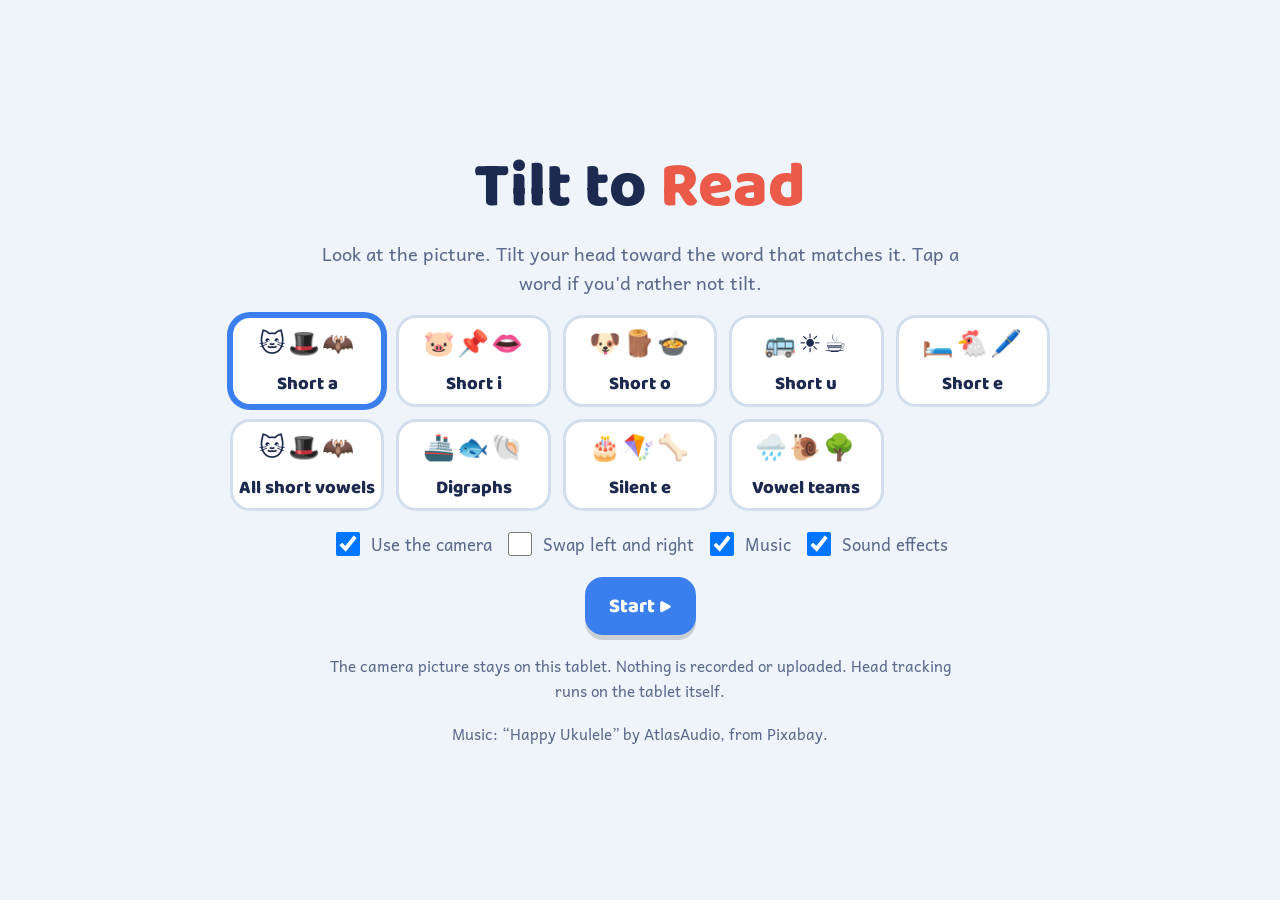
<file: index.html>
<!doctype html>
<html lang="en">
<head>
<meta charset="utf-8">
<meta name="viewport" content="width=device-width,initial-scale=1,viewport-fit=cover">
<title>Tilt to Read</title>
<link rel="preconnect" href="https://fonts.googleapis.com">
<link rel="preconnect" href="https://fonts.gstatic.com" crossorigin>
<link rel="stylesheet" href="https://fonts.googleapis.com/css2?family=Andika:wght@400;700&family=Baloo+2:wght@600;800&display=swap">
<style>
/* Layout: picture on top, the child's mirrored camera in the middle, one word on each side; tilt your head toward the word that matches */
:root{
  --paper:#EEF4FA; --card:#FFFFFF; --ink:#1B2A4E; --muted:#5B6A8C; --line:#D3DEEC; --soft:#E2EBF6;
  --left:#3B7FEE; --right:#EB5A48; --good:#1E9A60; --bad:#E0483A; --sun:#FFBE2E; --on:#FFFFFF;
  --display:"Baloo 2","Trebuchet MS",system-ui,sans-serif; --read:"Andika","Comic Sans MS",system-ui,sans-serif;
}
@media (prefers-color-scheme: dark){:root{--paper:#111A2E;--card:#1B2643;--ink:#EDF2FB;--muted:#9EABC9;--line:#2C3A5E;--soft:#223052;--left:#6A9FFF;--right:#FF7A6A;--good:#3CC184;--bad:#FF6B5C;--on:#0E1528;color-scheme:dark}}
*{box-sizing:border-box}
html,body{height:100%;margin:0}
body{background:var(--paper);color:var(--ink);font-family:var(--read);overflow:hidden;-webkit-user-select:none;user-select:none;-webkit-tap-highlight-color:transparent;touch-action:manipulation}
button{font:inherit;color:inherit;cursor:pointer}
.screen{height:100%;display:flex;flex-direction:column;padding:max(12px,env(safe-area-inset-top)) max(16px,env(safe-area-inset-right)) max(12px,env(safe-area-inset-bottom)) max(16px,env(safe-area-inset-left))}
[hidden]{display:none!important}
h1{font-family:var(--display);font-weight:800;margin:0;line-height:1.05}
.btn{min-height:58px;border:0;border-radius:18px;padding:0 24px;font-family:var(--display);font-weight:800;font-size:1.25rem;background:var(--left);color:var(--on);box-shadow:0 5px 0 rgba(0,0,0,.15)}
.btn:active{transform:translateY(4px);box-shadow:none}
.btn.ghost{background:var(--card);color:var(--ink);border:2px solid var(--line)}

/* start screen */
#start{align-items:center;justify-content:center;gap:18px;text-align:center;overflow:auto}
#start h1{font-size:clamp(2.6rem,7vw,4rem)}
#start h1 span{color:var(--right)}
.how{max-width:640px;color:var(--muted);font-size:1.15rem;margin:0}
.sets{display:grid;grid-template-columns:repeat(auto-fill,minmax(150px,1fr));gap:12px;width:min(100%,820px)}
.set{min-height:92px;border-radius:20px;border:3px solid var(--line);background:var(--card);display:flex;flex-direction:column;align-items:center;justify-content:center;gap:4px;font-family:var(--display);font-weight:800;font-size:1.15rem}
.set span{font-size:1.6rem;letter-spacing:2px}
.set[aria-pressed="true"]{border-color:var(--left);box-shadow:0 0 0 3px var(--left)}
.opts{display:flex;gap:12px;align-items:center;flex-wrap:wrap;justify-content:center;color:var(--muted)}
.opts label{display:flex;gap:8px;align-items:center;font-size:1.05rem}
.opts input{width:24px;height:24px}
.privacy{font-size:.95rem;color:var(--muted);max-width:640px;margin:0}
#err{color:var(--bad);font-weight:700;max-width:640px;margin:0}

/* game */
#game{gap:10px}
.top{display:flex;align-items:center;gap:12px}
.top .grow{flex:1;min-width:0}
.score{font-family:var(--display);font-weight:800;font-size:1.3rem;font-variant-numeric:tabular-nums}
.dots{display:flex;gap:6px;flex-wrap:wrap}
.dots i{width:14px;height:14px;border-radius:50%;background:var(--soft);border:2px solid var(--line)}
.dots i.ok{background:var(--good);border-color:var(--good)}
.dots i.no{background:var(--bad);border-color:var(--bad)}
.iconbtn{width:52px;height:52px;border-radius:16px;border:2px solid var(--line);background:var(--card);font-size:1.4rem;flex:none}
.pic{align-self:center;font-size:clamp(4.5rem,13vh,8rem);line-height:1;background:var(--card);border:3px solid var(--line);border-radius:28px;padding:10px 30px}
.arena{flex:1;min-height:0;display:grid;grid-template-columns:minmax(0,1fr) minmax(0,1.4fr) minmax(0,1fr);gap:clamp(10px,2vw,22px);align-items:center}
.word{height:min(100%,320px);min-height:120px;border-radius:28px;border:5px solid;background:var(--card);display:flex;flex-direction:column;align-items:center;justify-content:center;gap:6px;
  font-family:var(--read);font-weight:700;font-size:clamp(2.6rem,7vw,5rem);line-height:1;transition:transform .15s,background .15s}
.word small{font-family:var(--display);font-size:1rem;font-weight:600;color:var(--muted)}
.word.l{border-color:var(--left)} .word.r{border-color:var(--right)}
.word.lean{transform:scale(1.07)}
.word.l.lean{background:color-mix(in srgb,var(--left) 18%,var(--card))} .word.r.lean{background:color-mix(in srgb,var(--right) 18%,var(--card))}
.word.right{background:color-mix(in srgb,var(--good) 25%,var(--card));border-color:var(--good);animation:pop .5s}
.word.wrong{animation:shake .45s;border-color:var(--bad)}
@keyframes pop{40%{transform:scale(1.12)}}
@keyframes shake{20%,60%{transform:translateX(-12px)}40%,80%{transform:translateX(12px)}}
.cam{position:relative;height:100%;max-height:min(100%,420px);aspect-ratio:3/4;max-width:100%;justify-self:center;border-radius:28px;overflow:hidden;background:#000;border:5px solid var(--line)}
.cam video{width:100%;height:100%;object-fit:cover;transform:scaleX(-1);display:block}
.cam .nocam{position:absolute;inset:0;display:grid;place-items:center;text-align:center;padding:16px;color:#E9EDF5;font-family:var(--display);font-size:1.1rem}
.meter{position:absolute;left:50%;bottom:12px;transform:translateX(-50%);width:80%;height:16px;border-radius:8px;background:rgba(255,255,255,.35)}
.meter b{position:absolute;top:-6px;width:28px;height:28px;border-radius:50%;background:#FFFFFF;box-shadow:0 2px 6px rgba(0,0,0,.4);left:calc(50% - 14px);transition:left .08s}
.meter i{position:absolute;top:0;bottom:0;width:3px;background:rgba(255,255,255,.8)}
.hint{text-align:center;color:var(--muted);font-family:var(--display);font-size:1.1rem;min-height:1.6em}
#done{align-items:center;justify-content:center;gap:16px;text-align:center}
#done .big{font-size:4rem}
@media (orientation:portrait){.arena{grid-template-columns:minmax(0,1fr) minmax(0,1.2fr) minmax(0,1fr)}.word{font-size:clamp(2.2rem,8vw,4rem)}}
@media (prefers-reduced-motion:reduce){*{animation:none!important;transition:none!important}}
</style>
</head>
<body>

<section class="screen" id="start">
  <h1>Tilt to <span>Read</span></h1>
  <p class="how">Look at the picture. Tilt your head toward the word that matches it. Tap a word if you'd rather not tilt.</p>
  <div class="sets" id="sets"></div>
  <div class="opts">
    <label><input type="checkbox" id="useCam" checked> Use the camera</label>
    <label><input type="checkbox" id="swap"> Swap left and right</label>
    <label><input type="checkbox" id="music" checked> Music</label>
    <label><input type="checkbox" id="sfx" checked> Sound effects</label>
  </div>
  <button class="btn" id="go">Start ▶</button>
  <p id="err" hidden></p>
  <p class="privacy">The camera picture stays on this tablet. Nothing is recorded or uploaded. Head tracking runs on the tablet itself.</p>
  <p class="privacy">Music: “Happy Ukulele” by AtlasAudio, from Pixabay.</p>
</section>
<audio id="bgm" src="music.mp3" loop preload="auto"></audio>

<section class="screen" id="game" hidden>
  <div class="top">
    <button class="iconbtn" id="quit" aria-label="Back to start">✕</button>
    <div class="grow"><div class="dots" id="dots"></div></div>
    <button class="iconbtn" id="muteM" aria-label="Music on or off">🎵</button>
    <button class="iconbtn" id="muteS" aria-label="Sound effects on or off">🔊</button>
    <div class="score" id="score">0 / 10</div>
  </div>
  <div class="pic" id="pic" aria-live="polite"></div>
  <div class="arena">
    <button class="word l" id="wl"><span></span><small>← tilt this way</small></button>
    <div class="cam" id="cam">
      <video id="video" playsinline muted autoplay></video>
      <div class="nocam" id="nocam" hidden>Camera is off.<br>Tap a word instead.</div>
      <div class="meter" id="meter" aria-hidden="true"><i style="left:22%"></i><i style="right:22%"></i><b></b></div>
    </div>
    <button class="word r" id="wr"><span></span><small>tilt this way →</small></button>
  </div>
  <div class="hint" id="hint">Get ready…</div>
</section>

<section class="screen" id="done" hidden>
  <div class="big" id="doneStars"></div>
  <h1 id="doneTitle"></h1>
  <div class="opts"><button class="btn ghost" id="again">Play again</button><button class="btn" id="home">Choose words</button></div>
</section>

<script type="module">
/* ── picture words (same lists as Sound Trail) ── */
const SETS=[
  ['Short a','cat🐱 hat🎩 bat🦇 map🗺️ pan🍳 van🚐 can🥫 rat🐀 bag👜 cap🧢'],
  ['Short i','pig🐷 pin📌 lip👄 bin🗑️ kid🧒 dig⛏️ fin🦈 zip🤐'],
  ['Short o','dog🐶 log🪵 pot🍲 fox🦊 box📦 hot🔥 mop🧹'],
  ['Short u','bus🚌 sun☀️ cup☕ bug🐛 nut🥜 tub🛁 hug🤗'],
  ['Short e','bed🛏️ hen🐔 pen🖊️ net🥅 web🕸️ jet✈️ ten🔟 leg🦵'],
  ['All short vowels',null],
  ['Digraphs','ship🚢 fish🐟 shell🐚 chick🐤 chip🍟 duck🦆 sock🧦 bath🛁 ring💍 king🤴'],
  ['Silent e','cake🎂 kite🪁 bone🦴 rose🌹 cube🧊 bike🚲 snake🐍 home🏠'],
  ['Vowel teams','rain🌧️ snail🐌 tree🌳 bee🐝 boat⛵ goat🐐 moon🌙 coin🪙 cow🐄 saw🪚'],
].map(([name,list])=>({name,words:list?list.split(' ').map(s=>{const m=s.match(/^([a-z]+)(.+)$/);return {w:m[1],e:m[2]}}):null}));
SETS[5].words=SETS.slice(0,5).flatMap(s=>s.words);

const $=id=>document.getElementById(id);
const shuffle=a=>{a=[...a];for(let i=a.length-1;i>0;i--){const j=Math.random()*(i+1)|0;[a[i],a[j]]=[a[j],a[i]]}return a};
let setIdx=0;try{setIdx=+localStorage.getItem('tilt.set')||0}catch(e){}
let swap=false;try{swap=localStorage.getItem('tilt.swap')==='1'}catch(e){}
$('swap').checked=swap;

/* ── start screen ── */
function drawSets(){$('sets').innerHTML='';SETS.forEach((s,i)=>{const b=document.createElement('button');b.className='set';b.setAttribute('aria-pressed',String(i===setIdx));
  b.innerHTML=`<span>${s.words.slice(0,3).map(w=>w.e).join('')}</span>${s.name}`;b.onclick=()=>{setIdx=i;try{localStorage.setItem('tilt.set',i)}catch(e){}drawSets()};$('sets').append(b)})}
drawSets();
$('swap').onchange=e=>{swap=e.target.checked;try{localStorage.setItem('tilt.swap',swap?'1':'0')}catch(e){}};

/* ── sound effects (made in code) + background music ── */
const pref=k=>{try{return localStorage.getItem('tilt.'+k)!=='0'}catch(e){return true}};
const setPref=(k,v)=>{try{localStorage.setItem('tilt.'+k,v?'1':'0')}catch(e){}};
let sfxOn=pref('sfx'),musicOn=pref('music');
$('sfx').checked=sfxOn;$('music').checked=musicOn;
let actx=null;const ac=()=>{actx=actx||new(window.AudioContext||window.webkitAudioContext)();if(actx.state==='suspended')actx.resume();return actx};
function tone(fs,dur=.1,type='sine',gain=.14){if(!sfxOn)return;try{const a=ac();const t0=a.currentTime;
  fs.forEach((f,i)=>{const o=a.createOscillator(),g=a.createGain();o.type=type;o.frequency.value=f;const st=t0+i*dur;g.gain.setValueAtTime(0,st);
    g.gain.linearRampToValueAtTime(gain,st+.02);g.gain.exponentialRampToValueAtTime(.001,st+dur*2);o.connect(g).connect(a.destination);o.start(st);o.stop(st+dur*2.2)})}catch(e){}}
const yay=()=>tone([660,880,1320],.09), nope=()=>tone([230,180],.13,'triangle',.1);
const pop=()=>tone([520,780],.05,'sine',.1);                 /* new picture */
const tick=()=>tone([1200],.03,'square',.04);                /* a word starts to lean */
const fanfare=()=>tone([523,659,784,1047,784,1047,1319],.12,'triangle',.13);
/* rising tone while a tilt is held: the hold "charges up" */
let charge=null;
function chargeStart(){if(!sfxOn||charge)return;try{const a=ac(),o=a.createOscillator(),g=a.createGain();o.type='sine';
  o.frequency.setValueAtTime(330,a.currentTime);o.frequency.linearRampToValueAtTime(880,a.currentTime+HOLD/1000);
  g.gain.setValueAtTime(0,a.currentTime);g.gain.linearRampToValueAtTime(.06,a.currentTime+.05);o.connect(g).connect(a.destination);o.start();charge={o,g}}catch(e){}}
function chargeStop(){if(!charge)return;try{const a=ac();charge.g.gain.cancelScheduledValues(a.currentTime);charge.g.gain.setTargetAtTime(0,a.currentTime,.02);charge.o.stop(a.currentTime+.1)}catch(e){}charge=null}
/* whoosh: filtered noise sweep when a word is chosen */
function whoosh(){if(!sfxOn)return;try{const a=ac(),n=a.sampleRate*.35,buf=a.createBuffer(1,n,a.sampleRate),d=buf.getChannelData(0);for(let i=0;i<n;i++)d[i]=(Math.random()*2-1)*(1-i/n);
  const s=a.createBufferSource(),f=a.createBiquadFilter(),g=a.createGain();s.buffer=buf;f.type='bandpass';f.Q.value=1.2;
  f.frequency.setValueAtTime(400,a.currentTime);f.frequency.exponentialRampToValueAtTime(3000,a.currentTime+.3);g.gain.value=.25;s.connect(f).connect(g).connect(a.destination);s.start()}catch(e){}}
const bgm=$('bgm');bgm.volume=.22;
function musicPlay(){if(musicOn){bgm.volume=.22;bgm.play().catch(()=>{})}}
function musicStop(){bgm.pause()}
function duck(){if(!musicOn)return;bgm.volume=.08;setTimeout(()=>bgm.volume=.22,900)}
function drawMutes(){$('muteM').textContent=musicOn?'🎵':'🚫';$('muteS').textContent=sfxOn?'🔊':'🔇';
  $('muteM').setAttribute('aria-pressed',String(musicOn));$('muteS').setAttribute('aria-pressed',String(sfxOn))}
$('music').onchange=e=>{musicOn=e.target.checked;setPref('music',musicOn)};
$('sfx').onchange=e=>{sfxOn=e.target.checked;setPref('sfx',sfxOn)};
$('muteM').onclick=()=>{musicOn=!musicOn;setPref('music',musicOn);$('music').checked=musicOn;musicOn?musicPlay():musicStop();drawMutes()};
$('muteS').onclick=()=>{sfxOn=!sfxOn;setPref('sfx',sfxOn);$('sfx').checked=sfxOn;if(!sfxOn)chargeStop();drawMutes()};

/* ── camera + head tilt ── */
let stream=null,landmarker=null,camOn=false,raf=0,lastVideoTime=-1;
async function startCamera(){
  stream=await navigator.mediaDevices.getUserMedia({video:{facingMode:'user',width:{ideal:640},height:{ideal:480}},audio:false});
  const v=$('video');v.srcObject=stream;await v.play();
  const {FaceLandmarker,FilesetResolver}=await import('https://cdn.jsdelivr.net/npm/@mediapipe/tasks-vision@0.10.14/vision_bundle.mjs');
  const files=await FilesetResolver.forVisionTasks('https://cdn.jsdelivr.net/npm/@mediapipe/tasks-vision@0.10.14/wasm');
  const opts=d=>({baseOptions:{modelAssetPath:'https://storage.googleapis.com/mediapipe-models/face_landmarker/face_landmarker/float16/1/face_landmarker.task',delegate:d},runningMode:'VIDEO',numFaces:1});
  try{landmarker=await FaceLandmarker.createFromOptions(files,opts('GPU'))}catch(e){landmarker=await FaceLandmarker.createFromOptions(files,opts('CPU'))}
  camOn=true;loop()}
function stopCamera(){cancelAnimationFrame(raf);camOn=false;if(stream)stream.getTracks().forEach(t=>t.stop());stream=null}
/* roll angle from the outer eye corners; positive = head leans toward the child's left on the mirrored screen */
let roll=0,smooth=0;
function loop(){const v=$('video');
  if(landmarker&&v.readyState>=2&&v.currentTime!==lastVideoTime){lastVideoTime=v.currentTime;
    const r=landmarker.detectForVideo(v,performance.now());const lm=r.faceLandmarks&&r.faceLandmarks[0];
    if(lm){const a=lm[33],b=lm[263];roll=Math.atan2(b.y-a.y,b.x-a.x)*180/Math.PI;smooth=smooth*.6+roll*.4;face=true}else face=false;
    onTilt()}
  raf=requestAnimationFrame(loop)}

/* tilt state: lean past 14° and hold ~0.45s to choose; come back near level before the next choice */
const T_ON=14,T_OFF=6,HOLD=450;let face=false,leanSide=null,leanStart=0,needCenter=false;
function onTilt(){const side=swap?-smooth:smooth;
  const pos=Math.max(-1,Math.min(1,-side/30));$('meter').querySelector('b').style.left=`calc(${50+pos*45}% - 14px)`;
  if(!face){setLean(null);chargeStop();$('hint').textContent=locked?'':'Show your face to the camera';return}
  if(locked)return;
  if(needCenter){if(Math.abs(side)<T_OFF)needCenter=false;else{$('hint').textContent='Straighten up';return}}
  const want=side>T_ON?'l':side<-T_ON?'r':null;
  if(want!==leanSide){leanSide=want;leanStart=performance.now();chargeStop();if(want){tick();chargeStart()}}
  setLean(want);
  if(want){$('hint').textContent='Hold it…';if(performance.now()-leanStart>HOLD){chargeStop();needCenter=true;choose(want)}}
  else $('hint').textContent='Tilt your head toward the matching word'}
function setLean(s){$('wl').classList.toggle('lean',s==='l');$('wr').classList.toggle('lean',s==='r')}

/* ── game ── */
let rounds=[],ri=0,score=0,locked=false,answer='l',results=[];
function newGame(){const words=SETS[setIdx].words;
  rounds=shuffle(words).concat(shuffle(words)).slice(0,10).map(t=>{const others=words.filter(x=>x.w!==t.w);const d=others[Math.random()*others.length|0];return {t,d,side:Math.random()<.5?'l':'r'}});
  ri=0;score=0;results=[];drawRound()}
function drawRound(){const R=rounds[ri];locked=false;answer=R.side;
  $('pic').textContent=R.t.e;
  $('wl').querySelector('span').textContent=R.side==='l'?R.t.w:R.d.w;$('wr').querySelector('span').textContent=R.side==='r'?R.t.w:R.d.w;
  ['wl','wr'].forEach(id=>$(id).classList.remove('right','wrong','lean'));
  $('dots').innerHTML=rounds.map((_,i)=>`<i class="${results[i]===true?'ok':results[i]===false?'no':''}"></i>`).join('');
  $('score').textContent=`${score} / ${rounds.length}`;
  $('hint').textContent=camOn?'Tilt your head toward the matching word':'Tap the matching word';pop()}
function choose(side){if(locked)return;locked=true;const el=$(side==='l'?'wl':'wr');chargeStop();whoosh();duck();
  if(side===answer){el.classList.add('right');yay();score++;results[ri]=true;$('hint').textContent='Yes!'}
  else{el.classList.add('wrong');$(answer==='l'?'wl':'wr').classList.add('right');nope();results[ri]=false;$('hint').textContent='This one matches'}
  $('score').textContent=`${score} / ${rounds.length}`;
  setTimeout(()=>{ri++;if(ri<rounds.length)drawRound();else finish()},side===answer?1100:1800)}
$('wl').onclick=()=>choose('l');$('wr').onclick=()=>choose('r');
function finish(){const stars=score>=9?3:score>=6?2:1;$('doneStars').textContent='⭐'.repeat(stars);
  $('doneTitle').textContent=`You matched ${score} of ${rounds.length}!`;show('done');fanfare()}
function show(id){['start','game','done'].forEach(s=>$(s).hidden=s!==id)}

$('go').onclick=async()=>{$('err').hidden=true;ac();drawMutes();musicPlay();show('game');newGame();
  const want=$('useCam').checked;$('nocam').hidden=want;$('meter').hidden=!want;
  if(want&&!camOn){$('hint').textContent='Starting the camera…';
    try{await startCamera();drawRound()}
    catch(e){stopCamera();$('nocam').hidden=false;$('meter').hidden=true;
      $('hint').textContent=e&&e.name==='NotAllowedError'?'Camera blocked. Tap a word instead.':'Camera unavailable. Tap a word instead.'}}};
$('quit').onclick=()=>{chargeStop();stopCamera();musicStop();show('start')};
$('again').onclick=()=>{musicPlay();show('game');newGame()};
$('home').onclick=()=>{stopCamera();musicStop();show('start')};
document.addEventListener('visibilitychange',()=>{if(document.hidden){musicStop();chargeStop()}else if(!$('game').hidden)musicPlay()});
if(!window.isSecureContext||!navigator.mediaDevices){$('err').hidden=false;
  $('err').textContent='The camera only works when this page is opened from an https:// address. Tapping still works.';$('useCam').checked=false}
</script>
</body>
</html>
</file>
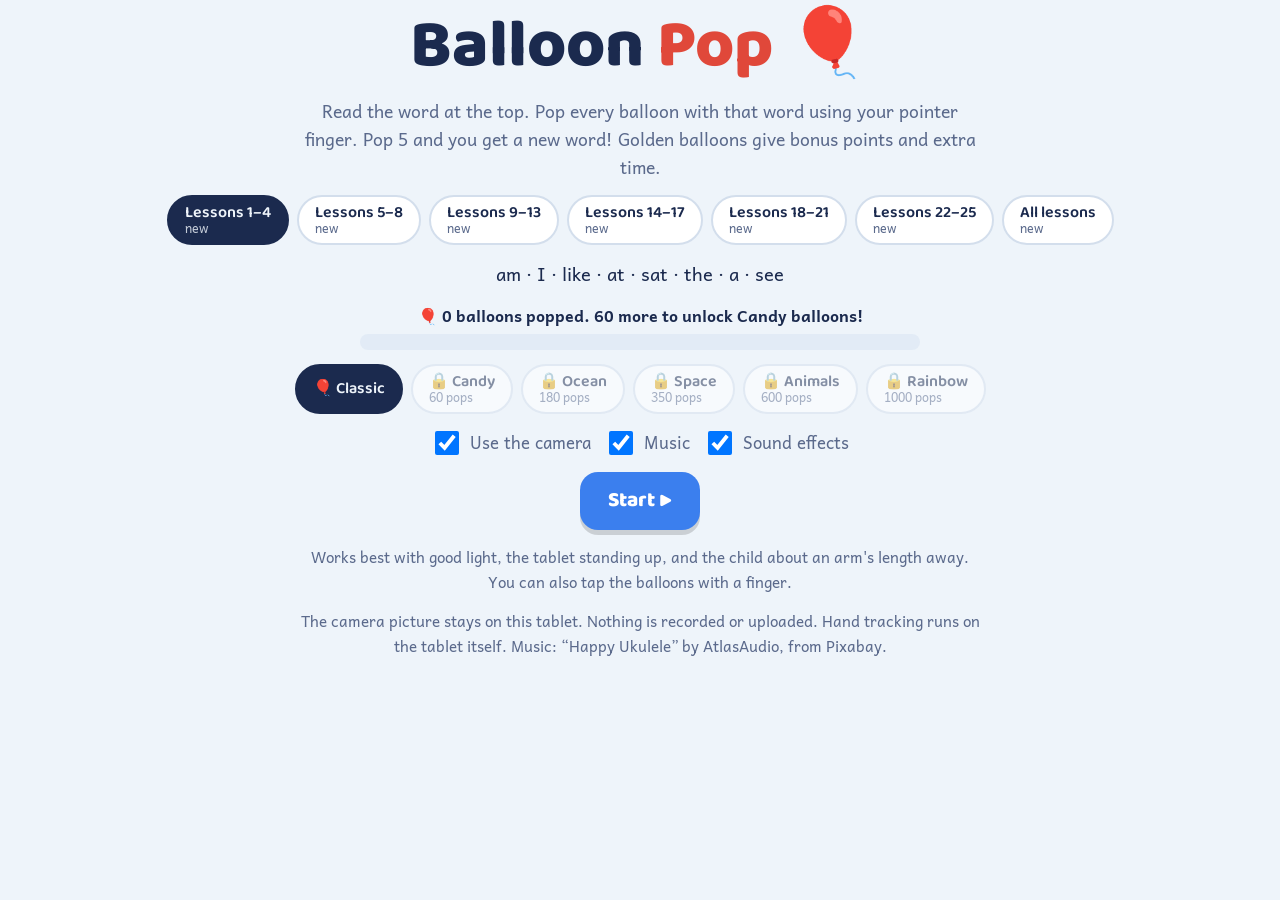
<file: balloons/index.html>
<!doctype html>
<html lang="en">
<head>
<meta charset="utf-8">
<meta name="viewport" content="width=device-width,initial-scale=1,viewport-fit=cover">
<title>Balloon Pop</title>
<link rel="preconnect" href="https://fonts.googleapis.com">
<link rel="preconnect" href="https://fonts.gstatic.com" crossorigin>
<link rel="stylesheet" href="https://fonts.googleapis.com/css2?family=Andika:wght@400;700&family=Baloo+2:wght@600;800&display=swap">
<style>
/* Layout: the child's mirrored camera fills the screen, balloons with sight words float up over it, the target word sits at the top; the index fingertip pops balloons */
:root{
  --paper:#EEF4FA; --card:#FFFFFF; --ink:#1B2A4E; --muted:#5B6A8C; --line:#D3DEEC; --soft:#E2EBF6;
  --accent:#3B7FEE; --good:#1E9A60; --bad:#E0483A; --sun:#FFBE2E; --on:#FFFFFF;
  --display:"Baloo 2","Trebuchet MS",system-ui,sans-serif; --read:"Andika","Comic Sans MS",system-ui,sans-serif;
}
@media (prefers-color-scheme: dark){:root{--paper:#111A2E;--card:#1B2643;--ink:#EDF2FB;--muted:#9EABC9;--line:#2C3A5E;--soft:#223052;--accent:#6A9FFF;--good:#3CC184;--bad:#FF6B5C;--on:#0E1528;color-scheme:dark}}
*{box-sizing:border-box}
html,body{height:100%;margin:0}
body{background:var(--paper);color:var(--ink);font-family:var(--read);overflow:hidden;-webkit-user-select:none;user-select:none;-webkit-tap-highlight-color:transparent;touch-action:none}
button{font:inherit;color:inherit;cursor:pointer}
[hidden]{display:none!important}
h1,h2{font-family:var(--display);font-weight:800;margin:0;line-height:1.05}
.screen{position:fixed;inset:0;display:flex;flex-direction:column;padding:max(12px,env(safe-area-inset-top)) max(16px,env(safe-area-inset-right)) max(12px,env(safe-area-inset-bottom)) max(16px,env(safe-area-inset-left))}
.btn{min-height:58px;border:0;border-radius:18px;padding:0 28px;font-family:var(--display);font-weight:800;font-size:1.3rem;background:var(--accent);color:var(--on);box-shadow:0 5px 0 rgba(0,0,0,.15)}
.btn.ghost{background:var(--card);color:var(--ink);border:2px solid var(--line)}
.iconbtn{width:52px;height:52px;border-radius:16px;border:2px solid var(--line);background:var(--card);font-size:1.4rem;flex:none}

/* start */
#start{align-items:center;gap:14px;overflow:auto;text-align:center;touch-action:pan-y}
#start h1{font-size:clamp(2.6rem,8vw,4.2rem)}
#start h1 span{color:var(--bad)}
.how{max-width:680px;color:var(--muted);font-size:1.1rem;margin:0}
.chips{display:flex;flex-wrap:wrap;gap:8px;justify-content:center;max-width:960px}
.chip{min-height:50px;padding:0 16px;border-radius:99px;border:2px solid var(--line);background:var(--card);font-family:var(--display);font-weight:600;font-size:1rem;display:flex;flex-direction:column;justify-content:center;line-height:1.1}
.chip small{font-family:var(--read);font-weight:400;font-size:.78rem;color:var(--muted)}
.chip[aria-pressed="true"]{background:var(--ink);color:var(--paper);border-color:var(--ink)}
.chip[aria-pressed="true"] small{color:inherit;opacity:.8}
.chip.locked{opacity:.5}
.preview{font-family:var(--read);font-size:1.15rem;max-width:760px;margin:0}
.opts{display:flex;gap:14px;flex-wrap:wrap;justify-content:center;color:var(--muted)}
.opts label{display:flex;gap:8px;align-items:center;font-size:1.05rem}
.opts input{width:24px;height:24px}
.note{font-size:.95rem;color:var(--muted);max-width:680px;margin:0}
.unlock{width:min(100%,560px);display:grid;gap:6px;font-weight:700}
.bar{height:16px;border-radius:99px;background:var(--soft);overflow:hidden}
.bar i{display:block;height:100%;background:linear-gradient(90deg,var(--sun),var(--bad));border-radius:99px}
#err{color:var(--bad);font-weight:700}

/* game */
#game{padding:0}
#video{position:absolute;inset:0;width:100%;height:100%;object-fit:cover;transform:scaleX(-1);opacity:.45;background:#000}
.sky{position:absolute;inset:0;background:linear-gradient(#bfe3ff55,#ffffff00 60%)}
.hud{position:relative;z-index:5;display:flex;align-items:center;gap:10px;padding:max(10px,env(safe-area-inset-top)) max(14px,env(safe-area-inset-right)) 0 max(14px,env(safe-area-inset-left))}
.pill{background:color-mix(in srgb,var(--card) 90%,transparent);border-radius:16px;padding:6px 14px;font-family:var(--display);font-weight:800;font-size:1.3rem;box-shadow:0 4px 14px rgba(0,0,0,.15);white-space:nowrap}
.pill.time.low{color:var(--bad);animation:tick 1s infinite}
@keyframes tick{50%{transform:scale(1.1)}}
.grow{flex:1}
.target{position:relative;z-index:5;align-self:center;margin-top:8px;display:flex;align-items:center;gap:14px;background:color-mix(in srgb,var(--card) 92%,transparent);border-radius:26px;padding:8px 26px;box-shadow:0 6px 24px rgba(0,0,0,.2)}
.target small{font-family:var(--display);font-weight:700;color:var(--muted);font-size:1.05rem}
.target b{font-family:var(--read);font-size:clamp(3rem,min(9vw,10vh),5rem);line-height:1.05}
.tdots{display:flex;gap:6px}
.tdots i{width:16px;height:16px;border-radius:50%;border:3px solid var(--line)}
.tdots i.on{background:var(--good);border-color:var(--good)}
.target.flash{animation:flash .6s}
@keyframes flash{30%{transform:scale(1.12)}}
.mult{position:relative;z-index:5;align-self:center;margin-top:6px;font-family:var(--display);font-weight:800;font-size:1.3rem;color:#fff;background:var(--bad);border-radius:99px;padding:2px 16px;box-shadow:0 4px 12px rgba(0,0,0,.2)}
#field{position:absolute;inset:0;z-index:3;overflow:hidden}
.bal{position:absolute;left:0;top:0;will-change:transform;display:grid;place-items:center;touch-action:none}
.bal .body{position:absolute;inset:0;border-radius:50% 50% 48% 48% / 55% 55% 45% 45%;background:radial-gradient(circle at 32% 28%,#fff9 0 9%,transparent 22%),var(--c);box-shadow:inset -10px -14px 0 rgba(0,0,0,.12)}
.bal .body::after{content:"";position:absolute;left:50%;bottom:-9px;margin-left:-8px;border:8px solid transparent;border-bottom-color:var(--c);transform:rotate(180deg)}
.bal .str{position:absolute;left:50%;top:100%;width:2px;height:60%;background:rgba(0,0,0,.35);margin-top:8px}
.bal .w{position:relative;font-family:var(--read);font-weight:700;color:#fff;text-shadow:0 2px 0 rgba(0,0,0,.35);line-height:1}
.bal .deco{position:absolute;top:8%;right:6%;font-size:.38em}
.bal.gold .body{background:radial-gradient(circle at 32% 28%,#fff 0 9%,transparent 22%),linear-gradient(135deg,#FFE27A,#F5B000 60%,#FFD84A);box-shadow:0 0 30px #FFD84A,inset -10px -14px 0 rgba(0,0,0,.1)}
.bal.gold .w{color:#5A3B00;text-shadow:none}
.bal.wob{animation:wob .45s}
@keyframes wob{20%{margin-left:-14px}40%{margin-left:14px}60%{margin-left:-9px}80%{margin-left:9px}}
.bal.no .body{filter:grayscale(.6) brightness(.9)}
.boom{position:fixed;z-index:6;pointer-events:none;font-family:var(--display);font-weight:800;animation:boom .8s ease-out forwards;transform:translate(-50%,-50%)}
@keyframes boom{from{opacity:1}to{opacity:0;margin-top:-70px}}
.bit{position:fixed;z-index:6;pointer-events:none;width:14px;height:14px;border-radius:50%;animation:bit .6s ease-out forwards}
@keyframes bit{to{transform:translate(var(--dx),var(--dy)) scale(.3);opacity:0}}
.banner{position:fixed;left:50%;top:45%;z-index:8;transform:translate(-50%,-50%);font-family:var(--display);font-weight:800;font-size:clamp(2.4rem,7vw,4.4rem);color:#fff;text-shadow:0 4px 0 rgba(0,0,0,.3);pointer-events:none;animation:ban 1.4s ease-out forwards;white-space:nowrap}
@keyframes ban{0%{transform:translate(-50%,-50%) scale(.3);opacity:0}20%{transform:translate(-50%,-50%) scale(1.1);opacity:1}80%{opacity:1}100%{transform:translate(-50%,-80%);opacity:0}}
.hint{position:absolute;z-index:5;left:50%;bottom:max(14px,env(safe-area-inset-bottom));transform:translateX(-50%);font-family:var(--display);font-weight:700;font-size:1.1rem;background:color-mix(in srgb,var(--card) 85%,transparent);border-radius:14px;padding:6px 14px;white-space:nowrap}
#cursor{position:fixed;z-index:7;width:44px;height:44px;margin:-22px 0 0 -22px;border-radius:50%;border:6px solid #fff;background:var(--bad);box-shadow:0 0 0 3px var(--bad),0 0 18px rgba(0,0,0,.4);pointer-events:none;display:grid;place-items:center;font-size:1.2rem}
.trail{position:fixed;z-index:6;width:18px;height:18px;margin:-9px 0 0 -9px;border-radius:50%;background:#fff;pointer-events:none;animation:fade .35s forwards}
@keyframes fade{to{opacity:0;transform:scale(.2)}}
.count{position:fixed;inset:0;z-index:9;display:grid;place-items:center;font-family:var(--display);font-weight:800;font-size:9rem;color:#fff;text-shadow:0 6px 0 rgba(0,0,0,.3);pointer-events:none}

/* done */
#done{align-items:center;justify-content:center;gap:12px;text-align:center;overflow:auto;touch-action:pan-y}
#done .big{font-size:4rem;letter-spacing:6px}
#done .score{font-family:var(--display);font-weight:800;font-size:3.4rem;line-height:1}
.record{font-family:var(--display);font-weight:800;font-size:1.6rem;color:var(--bad);animation:tick 1s infinite}
.popped{display:flex;flex-wrap:wrap;gap:8px;justify-content:center;max-width:760px}
.popped span{background:var(--card);border:2px solid var(--line);border-radius:14px;padding:4px 12px;font-size:1.3rem;font-weight:700}
.newskin{background:var(--card);border:3px solid var(--sun);border-radius:20px;padding:10px 18px;font-weight:700;font-size:1.2rem}
@media (prefers-reduced-motion:reduce){*{animation:none!important;transition:none!important}}
</style>
</head>
<body>

<section class="screen" id="start">
  <h1>Balloon <span>Pop</span> 🎈</h1>
  <p class="how">Read the word at the top. Pop every balloon with that word using your pointer finger. Pop 5 and you get a new word! Golden balloons give bonus points and extra time.</p>
  <div class="chips" id="groups"></div>
  <p class="preview" id="preview"></p>
  <div class="unlock"><span id="unlockTxt"></span><div class="bar"><i id="unlockBar"></i></div></div>
  <div class="chips" id="skins"></div>
  <div class="opts">
    <label><input type="checkbox" id="useCam" checked> Use the camera</label>
    <label><input type="checkbox" id="music" checked> Music</label>
    <label><input type="checkbox" id="sfx" checked> Sound effects</label>
  </div>
  <button class="btn" id="go">Start ▶</button>
  <p id="err" hidden></p>
  <p class="note">Works best with good light, the tablet standing up, and the child about an arm's length away. You can also tap the balloons with a finger.</p>
  <p class="note">The camera picture stays on this tablet. Nothing is recorded or uploaded. Hand tracking runs on the tablet itself. Music: “Happy Ukulele” by AtlasAudio, from Pixabay.</p>
</section>

<section class="screen" id="game" hidden>
  <video id="video" playsinline muted autoplay></video>
  <div class="sky"></div>
  <div id="field"></div>
  <div class="hud">
    <button class="iconbtn" id="quit" aria-label="Back to start">✕</button>
    <span class="pill" id="score">⭐ 0</span>
    <span class="pill" id="lvl">Level 1</span>
    <span class="grow"></span>
    <span class="pill time" id="time">⏱ 60</span>
    <button class="iconbtn" id="muteM" aria-label="Music on or off">🎵</button>
    <button class="iconbtn" id="muteS" aria-label="Sound effects on or off">🔊</button>
  </div>
  <div class="target" id="target"><small>Pop</small><b id="tword"></b><div class="tdots" id="tdots"></div></div>
  <div class="mult" id="mult" hidden></div>
  <div class="hint" id="hint">Get ready…</div>
  <div id="cursor" hidden>☝️</div>
</section>

<section class="screen" id="done" hidden>
  <div class="big" id="doneStars"></div>
  <h1 id="doneTitle"></h1>
  <div class="score" id="doneScore"></div>
  <div class="record" id="record" hidden>🏆 New record!</div>
  <p class="note" id="best"></p>
  <div class="newskin" id="newSkin" hidden></div>
  <div class="popped" id="popped"></div>
  <div class="opts"><button class="btn" id="again">Play again ▶</button><button class="btn ghost" id="home">Choose words</button></div>
</section>
<audio id="bgm" src="../music.mp3" loop preload="auto"></audio>

<script type="module">
/* Unit 2 sight words by lesson (same list as Sound Trail's Sight Words section) */
const SIGHT2=[[1,'am I like'],[2,'at sat the'],[3,'a'],[4,'see'],[5,'dad'],[6,'it if sit did'],[7,'in man and'],[8,'on not mom'],[9,'can an cat'],[11,'up us cut fun'],
  [12,'to do'],[13,'bat but'],[14,'big got dog'],[15,'bed ten men set get'],[16,'him hot had'],[17,'his is'],[18,'ran run red'],[19,'let look'],[20,'into'],[21,'said'],
  [22,'yes'],[23,'six box'],[24,'its'],[25,'as has']].map(([l,w])=>({l,words:w.split(' ')}));
const GROUPS=[[1,4],[5,8],[9,13],[14,17],[18,21],[22,25],[1,25]].map(([a,b])=>({a,b,id:a+'-'+b,words:SIGHT2.filter(L=>L.l>=a&&L.l<=b).flatMap(L=>L.words)}));
const ALL=SIGHT2.flatMap(L=>L.words);
const SKINS=[
  {id:'classic',n:'Classic',need:0,c:['#FF5A5F','#3B7FEE','#1E9A60','#F59E0B','#A55EEA','#FF7A2F']},
  {id:'candy',n:'Candy',need:60,c:['#FF6FB5','#C86BFA','#FF9671','#F15BB5','#9B5DE5'],d:'🍬'},
  {id:'ocean',n:'Ocean',need:180,c:['#0096C7','#00B4D8','#0077B6','#2A9D8F','#48CAE4'],d:'🐠'},
  {id:'space',n:'Space',need:350,c:['#3A0CA3','#560BAD','#7209B7','#4361EE','#480CA8'],d:'✨'},
  {id:'animals',n:'Animals',need:600,c:['#E76F51','#2A9D8F','#E9C46A','#F4A261','#8AB17D'],d:'🐶🐱🐸🦁🐼🐵🐷🐰'},
  {id:'rainbow',n:'Rainbow',need:1000,c:['#FF595E','#FFCA3A','#8AC926','#1982C4','#6A4C93'],d:'🌈'}];
const $=id=>document.getElementById(id);
const shuffle=a=>{a=[...a];for(let i=a.length-1;i>0;i--){const j=Math.random()*(i+1)|0;[a[i],a[j]]=[a[j],a[i]]}return a};
const rnd=a=>a[Math.random()*a.length|0];
const store=(k,v)=>{try{if(v===undefined)return localStorage.getItem('balloon.'+k);localStorage.setItem('balloon.'+k,v)}catch(e){return null}};
let group=store('group')||'1-4';if(!GROUPS.some(g=>g.id===group))group='1-4';
let skin=store('skin')||'classic';
const totalPops=()=>+(store('pops')||0);
const best=id=>+(store('best.'+id)||0);
const skinOpen=S=>totalPops()>=S.need;

/* ── start screen ── */
function drawStart(){const G=GROUPS.find(g=>g.id===group);
  $('groups').innerHTML='';GROUPS.forEach(g=>{const b=document.createElement('button');b.className='chip';b.setAttribute('aria-pressed',String(g.id===group));
    b.innerHTML=`${g.a===1&&g.b===25?'All lessons':'Lessons '+g.a+'–'+g.b}<small>${best(g.id)?'🏆 '+best(g.id):'new'}</small>`;
    b.onclick=()=>{group=g.id;store('group',group);drawStart()};$('groups').append(b)});
  $('preview').textContent=G.words.join(' · ');
  const nxt=SKINS.find(S=>!skinOpen(S));const prev=[...SKINS].reverse().find(S=>skinOpen(S));
  if(nxt){$('unlockTxt').textContent=`🎈 ${totalPops()} balloons popped. ${nxt.need-totalPops()} more to unlock ${nxt.n} balloons!`;$('unlockBar').style.width=Math.min(100,(totalPops()-prev.need)/(nxt.need-prev.need)*100)+'%'}
  else{$('unlockTxt').textContent=`🎈 ${totalPops()} balloons popped. You unlocked every balloon!`;$('unlockBar').style.width='100%'}
  if(!skinOpen(SKINS.find(S=>S.id===skin)||SKINS[0]))skin='classic';
  $('skins').innerHTML='';SKINS.forEach(S=>{const b=document.createElement('button');const ok=skinOpen(S);b.className='chip'+(ok?'':' locked');b.setAttribute('aria-pressed',String(S.id===skin));
    b.innerHTML=`${ok?(S.d?[...S.d][0]:'🎈'):'🔒'} ${S.n}<small>${ok?'':S.need+' pops'}</small>`;
    b.onclick=()=>{if(!ok){nope();return}skin=S.id;store('skin',skin);drawStart()};$('skins').append(b)})}
drawStart();

/* ── sound ── */
let sfxOn=store('sfx')!=='0',musicOn=store('music')!=='0';$('sfx').checked=sfxOn;$('music').checked=musicOn;
let actx=null;const ac=()=>{actx=actx||new(window.AudioContext||window.webkitAudioContext)();if(actx.state==='suspended')actx.resume();return actx};
function tone(fs,dur=.1,type='sine',gain=.14){if(!sfxOn)return;try{const a=ac(),t0=a.currentTime;fs.forEach((f,i)=>{const o=a.createOscillator(),g=a.createGain();o.type=type;o.frequency.value=f;const st=t0+i*dur;
  g.gain.setValueAtTime(0,st);g.gain.linearRampToValueAtTime(gain,st+.02);g.gain.exponentialRampToValueAtTime(.001,st+dur*2);o.connect(g).connect(a.destination);o.start(st);o.stop(st+dur*2.2)})}catch(e){}}
function popSound(pitch=1){if(!sfxOn)return;try{const a=ac(),t=a.currentTime,n=a.sampleRate*.12,buf=a.createBuffer(1,n,a.sampleRate),d=buf.getChannelData(0);for(let i=0;i<n;i++)d[i]=(Math.random()*2-1)*Math.pow(1-i/n,4);
  const s=a.createBufferSource(),f=a.createBiquadFilter(),g=a.createGain();s.buffer=buf;f.type='bandpass';f.frequency.value=1400*pitch;g.gain.value=.9;s.connect(f).connect(g).connect(a.destination);s.start(t)}catch(e){}
  tone([520*pitch,780*pitch],.05,'sine',.08)}
const nope=()=>tone([230,180],.13,'triangle',.1),levelS=()=>tone([523,659,784,1047],.08,'triangle',.13),goldS=()=>tone([988,1319,1568,2093],.06,'sine',.12),
  fanfare=()=>tone([523,659,784,1047,784,1047,1319],.12,'triangle',.13),tickS=()=>tone([880],.04,'square',.05);
const bgm=$('bgm');bgm.volume=.2;const musicPlay=()=>{if(musicOn)bgm.play().catch(()=>{})},musicStop=()=>bgm.pause();
$('music').onchange=e=>{musicOn=e.target.checked;store('music',musicOn?'1':'0')};$('sfx').onchange=e=>{sfxOn=e.target.checked;store('sfx',sfxOn?'1':'0')};
const drawMutes=()=>{$('muteM').textContent=musicOn?'🎵':'🚫';$('muteS').textContent=sfxOn?'🔊':'🔇'};
$('muteM').onclick=()=>{musicOn=!musicOn;store('music',musicOn?'1':'0');$('music').checked=musicOn;musicOn?musicPlay():musicStop();drawMutes()};
$('muteS').onclick=()=>{sfxOn=!sfxOn;store('sfx',sfxOn?'1':'0');$('sfx').checked=sfxOn;drawMutes()};

/* ── game ── */
const PER_WORD=5,ROUND=60;
let G=null;   // the current round
function newGame(){const grp=GROUPS.find(g=>g.id===group);
  G={words:grp.words,order:shuffle(grp.words),wi:0,target:null,got:0,score:0,level:1,combo:0,mult:1,time:ROUND,balloons:[],lastSpawn:0,lastTarget:0,popped:{},pops:0,misses:0,
     running:false,startedAt:0,last:0,S:SKINS.find(S=>S.id===skin)||SKINS[0]};
  $('field').innerHTML='';nextWord(true);drawHud();countdown()}
function nextWord(first){if(G.wi>=G.order.length){G.order=shuffle(G.words);G.wi=0}
  let w=G.order[G.wi++];if(w===G.target&&G.words.length>1)w=G.order[G.wi++]||G.order[0];G.target=w;G.got=0;
  $('tword').textContent=w;drawDots();const t=$('target');t.classList.remove('flash');void t.offsetWidth;t.classList.add('flash');
  /* old balloons keep floating but are no longer the target */
  if(!first){G.level++;banner(`Level ${G.level}! ⬆️`);levelS();G.time=Math.min(G.time+3,99);G.balloons.forEach(b=>{b.isT=b.word===w})}
  else G.balloons.forEach(b=>{b.isT=b.word===w})}
function drawDots(){$('tdots').innerHTML=Array.from({length:PER_WORD},(_,i)=>`<i class="${i<G.got?'on':''}"></i>`).join('')}
function drawHud(){$('score').textContent='⭐ '+G.score;$('lvl').textContent='Level '+G.level;const t=Math.ceil(G.time);$('time').textContent='⏱ '+t;$('time').classList.toggle('low',t<=10);
  const m=$('mult');m.hidden=G.mult<2;m.textContent=`🔥 ${G.combo} in a row · ×${G.mult}`}
function countdown(){let n=3;const c=document.createElement('div');c.className='count';document.body.append(c);
  const step=()=>{if(!G)return c.remove();if(n===0){c.textContent='Go!';tone([784,1047],.1);setTimeout(()=>c.remove(),500);G.running=true;G.last=performance.now();return}
    c.textContent=n;tickS();n--;setTimeout(step,800)};step()}
function size(){return Math.max(78,Math.min(130,Math.min(innerWidth,innerHeight)*.15))}
function spawn(now,forceTarget){const r=size();const gold=forceTarget&&Math.random()<.12;
  const others=G.words.filter(w=>w!==G.target);const pool=others.length>=2?others:ALL.filter(w=>w!==G.target);
  const isT=forceTarget||Math.random()<.32;const word=isT?G.target:rnd(pool);
  /* keep balloons from stacking on one another */
  let x=0;for(let k=0;k<8;k++){x=r*.6+Math.random()*(innerWidth-r*1.2);if(!G.balloons.some(b=>Math.abs(b.x-x)<r*1.1&&b.y>innerHeight-r*2.2))break}
  const el=document.createElement('div');el.className='bal'+(gold?' gold':'');const c=rnd(G.S.c);
  el.style.cssText=`width:${r*1.6}px;height:${r*1.9}px;--c:${c};font-size:${Math.max(28,r*.5)*(word.length>3?.85:1)}px`;
  el.innerHTML=`<div class="body"></div><div class="str"></div>${G.S.d&&!gold?`<span class="deco">${rnd([...G.S.d])}</span>`:gold?'<span class="deco">⭐</span>':''}<span class="w"></span>`;
  el.querySelector('.w').textContent=word;
  const b={el,word,isT:word===G.target,gold,x,y:innerHeight+r,r,w:r*1.6,h:r*1.9,vy:(innerHeight/(7.5-Math.min(4,G.level*.45)))*(gold?1.25:(.85+Math.random()*.3)),phase:Math.random()*6,wrongDone:false};
  el.addEventListener('pointerdown',e=>{e.preventDefault();touch(b)});
  $('field').append(el);G.balloons.push(b);G.lastSpawn=now;if(b.isT)G.lastTarget=now}
function frame(now){if(!G)return;const dt=Math.min(.05,(now-G.last)/1000);G.last=now;
  if(G.running){G.time-=dt;if(G.time<=0){G.time=0;drawHud();return end()}
    const gap=Math.max(480,1100-G.level*70);
    const onT=G.balloons.some(b=>b.isT&&b.y>size());
    if(now-G.lastSpawn>gap&&G.balloons.length<9)spawn(now,!onT&&now-G.lastTarget>1200);
    G.balloons.forEach(b=>{b.y-=b.vy*dt;b.phase+=dt*2;const sx=Math.sin(b.phase)*14;b.el.style.transform=`translate(${b.x-b.w/2+sx}px,${b.y-b.h/2}px)`;b.cx=b.x+sx});
    G.balloons=G.balloons.filter(b=>{if(b.y<-b.h){b.el.remove();return false}return true});
    if(Math.ceil(G.time)!==G._t){G._t=Math.ceil(G.time);drawHud();if(G._t<=5&&G._t>0)tickS()}}
  if(handOn)track(now);
  raf=requestAnimationFrame(frame)}
function touch(b){if(!G||!G.running||b.dead)return;
  if(b.word===G.target){pop(b)}
  else if(!b.wrongDone){b.wrongDone=true;b.el.classList.add('wob','no');setTimeout(()=>b.el.classList.remove('wob'),450);G.combo=0;G.mult=1;G.misses++;nope();drawHud();
    hint(`That says “${b.word}”. Look for “${G.target}”!`)}}
function pop(b){b.dead=true;G.combo++;G.mult=Math.min(5,1+Math.floor(G.combo/3));const pts=(b.gold?50:10)*G.mult;G.score+=pts;G.pops++;G.popped[b.word]=(G.popped[b.word]||0)+1;
  if(b.gold){G.time+=3;goldS();banner('⭐ +3 seconds!')}
  popSound(1+Math.min(G.combo,10)*.06);if(G.combo>0&&G.combo%5===0)banner(`🔥 ${G.combo} in a row!`);
  const r=b.el.getBoundingClientRect(),cx=r.left+r.width/2,cy=r.top+r.height*.45;
  for(let k=0;k<10;k++){const s=document.createElement('span');s.className='bit';const a=k/10*Math.PI*2;s.style.cssText=`left:${cx}px;top:${cy}px;background:${b.gold?'#FFD84A':getComputedStyle(b.el).getPropertyValue('--c')};--dx:${Math.cos(a)*90}px;--dy:${Math.sin(a)*90}px`;document.body.append(s);setTimeout(()=>s.remove(),600)}
  const t=document.createElement('div');t.className='boom';t.style.cssText=`left:${cx}px;top:${cy}px;font-size:${b.gold?2.6:2}rem;color:${b.gold?'#F5B000':'#fff'};text-shadow:0 3px 0 rgba(0,0,0,.35)`;t.textContent='+'+pts;document.body.append(t);setTimeout(()=>t.remove(),800);
  b.el.remove();G.balloons=G.balloons.filter(x=>x!==b);
  G.got++;drawDots();drawHud();hint(G.got<PER_WORD?`Find ${PER_WORD-G.got} more “${G.target}”`:'');
  if(G.got>=PER_WORD)setTimeout(()=>{if(G&&G.running)nextWord(false)},250)}
let hintT=0;function hint(s){$('hint').textContent=s||(handOn?'Point with one finger and touch the balloons':'Tap the balloons');$('hint').hidden=!$('hint').textContent;clearTimeout(hintT);hintT=setTimeout(()=>{if(G)$('hint').textContent=handOn?'Point with one finger and touch the balloons':'Tap the balloons'},2500)}
function banner(s){const b=document.createElement('div');b.className='banner';b.textContent=s;document.body.append(b);setTimeout(()=>b.remove(),1400)}
function end(){G.running=false;const g=G;cancelAnimationFrame(raf);
  const stars=g.score>=400?3:g.score>=180?2:1;$('doneStars').textContent='⭐'.repeat(stars)+'☆'.repeat(3-stars);
  $('doneTitle').textContent=g.pops?`You popped ${g.pops} balloons!`:'Time is up!';$('doneScore').textContent='⭐ '+g.score;
  const before=totalPops();store('pops',before+g.pops);const old=best(group);const rec=g.score>old&&g.score>0;if(rec)store('best.'+group,g.score);
  $('record').hidden=!rec;$('best').textContent=rec?(old?`Old record: ${old}`:'Your first record!'):`Your record: ${old} · Level reached: ${g.level}`;
  const unlocked=SKINS.filter(S=>before<S.need&&before+g.pops>=S.need);$('newSkin').hidden=!unlocked.length;
  if(unlocked.length)$('newSkin').textContent=`🎁 New balloons unlocked: ${unlocked.map(S=>S.n).join(', ')}!`;
  $('popped').innerHTML='';Object.entries(g.popped).sort((a,b)=>b[1]-a[1]).forEach(([w,n])=>{const s=document.createElement('span');s.textContent=`${w} ×${n}`;$('popped').append(s)});
  $('field').innerHTML='';show('done');fanfare();if(rec||unlocked.length)setTimeout(fanfare,900);G=null}

/* ── hand tracking: the index fingertip pops balloons ── */
let stream=null,landmarker=null,handOn=false,raf=0,lastT=-1,px=-99,py=-99,lastTrail=0;
async function startCamera(){stream=await navigator.mediaDevices.getUserMedia({video:{facingMode:'user',width:{ideal:960},height:{ideal:720}},audio:false});
  const v=$('video');v.srcObject=stream;await v.play();
  const {HandLandmarker,FilesetResolver}=await import('https://cdn.jsdelivr.net/npm/@mediapipe/tasks-vision@0.10.14/vision_bundle.mjs');
  const files=await FilesetResolver.forVisionTasks('https://cdn.jsdelivr.net/npm/@mediapipe/tasks-vision@0.10.14/wasm');
  const opts=d=>({baseOptions:{modelAssetPath:'https://storage.googleapis.com/mediapipe-models/hand_landmarker/hand_landmarker/float16/1/hand_landmarker.task',delegate:d},runningMode:'VIDEO',numHands:1});
  try{landmarker=await HandLandmarker.createFromOptions(files,opts('GPU'))}catch(e){landmarker=await HandLandmarker.createFromOptions(files,opts('CPU'))}
  handOn=true;$('cursor').hidden=false}
function stopCamera(){handOn=false;$('cursor').hidden=true;if(stream)stream.getTracks().forEach(t=>t.stop());stream=null}
/* map a camera point to the screen the way the mirrored, cover-fitted video shows it, with a little extra reach toward the edges */
function toScreen(p){const v=$('video'),W=innerWidth,H=innerHeight,vw=v.videoWidth||640,vh=v.videoHeight||480;const s=Math.max(W/vw,H/vh),dw=vw*s,dh=vh*s;
  let x=W-(p.x*dw+(W-dw)/2),y=p.y*dh+(H-dh)/2;const gain=1.3;x=W/2+(x-W/2)*gain;y=H/2+(y-H/2)*gain;
  return [Math.max(0,Math.min(W,x)),Math.max(0,Math.min(H,y))]}
function track(now){const v=$('video');if(!landmarker||v.readyState<2||v.currentTime===lastT)return;lastT=v.currentTime;
  const r=landmarker.detectForVideo(v,now);const lm=r.landmarks&&r.landmarks[0];const c=$('cursor');
  if(!lm){c.style.opacity=.3;return}
  const [x,y]=toScreen(lm[8]);px=px<0?x:px*.35+x*.65;py=py<0?y:py*.35+y*.65;c.style.left=px+'px';c.style.top=py+'px';c.style.opacity=1;
  if(now-lastTrail>40){lastTrail=now;const t=document.createElement('div');t.className='trail';t.style.left=px+'px';t.style.top=py+'px';document.body.append(t);setTimeout(()=>t.remove(),350)}
  if(!G||!G.running)return;
  for(const b of [...G.balloons]){const cy=b.y-b.h*.08;if(Math.hypot((b.cx||b.x)-px,(cy-py)*.85)<b.r*.8){touch(b);if(b.word===G.target)break}}}

function show(id){['start','game','done'].forEach(s=>$(s).hidden=s!==id)}
function begin(){show('game');newGame();hint('');cancelAnimationFrame(raf);raf=requestAnimationFrame(t=>{if(G)G.last=t;frame(t)})}
$('go').onclick=async()=>{$('err').hidden=true;ac();drawMutes();musicPlay();
  if($('useCam').checked&&!handOn){show('game');$('field').innerHTML='';$('hint').hidden=false;$('hint').textContent='Starting the camera…';
    try{await startCamera()}catch(e){stopCamera();$('err').hidden=false;$('err').textContent=e&&e.name==='NotAllowedError'?'Camera blocked. Tap the balloons with your finger instead.':'Camera unavailable. Tap the balloons with your finger instead.'}}
  begin()};
$('quit').onclick=()=>{G=null;cancelAnimationFrame(raf);stopCamera();musicStop();$('field').innerHTML='';show('start');drawStart()};
$('again').onclick=()=>{musicPlay();begin()};
$('home').onclick=()=>{stopCamera();musicStop();show('start');drawStart()};
document.addEventListener('visibilitychange',()=>{if(document.hidden)musicStop();else if(!$('game').hidden)musicPlay()});
if(!window.isSecureContext||!navigator.mediaDevices){$('err').hidden=false;$('err').textContent='The camera only works when this page is opened from an https:// address. Tapping still works.';$('useCam').checked=false}
</script>
</body>
</html>
</file>
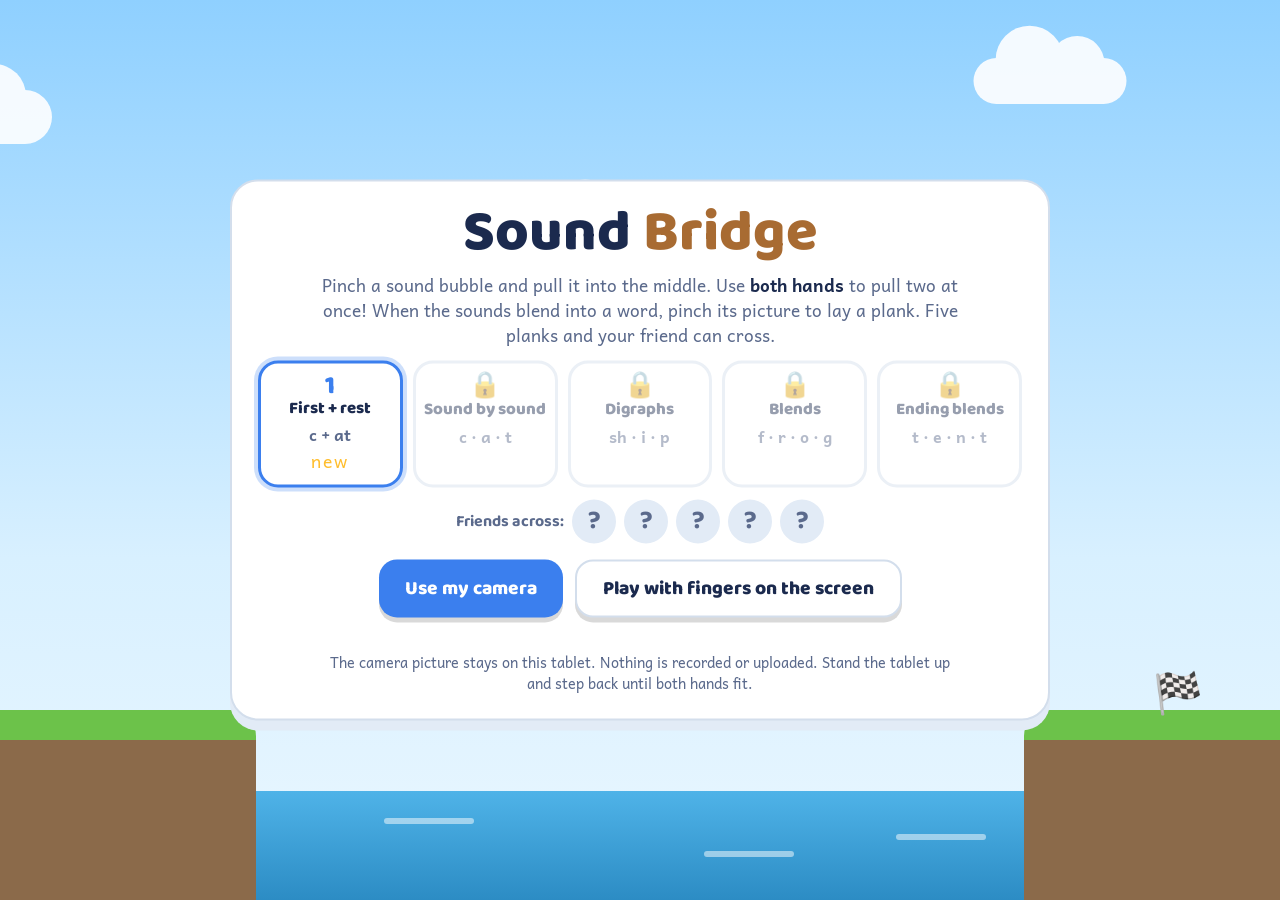
<file: bridge/index.html>
<!doctype html>
<html lang="en">
  <head>
    <meta charset="UTF-8" />
    <meta name="viewport" content="width=device-width, initial-scale=1.0, viewport-fit=cover" />
    <title>Sound Bridge</title>
    <meta name="description" content="Pull the sound bubbles together to blend a word, pick its picture, and build a bridge. A webcam hand game for early readers." />
    <link rel="icon" href="data:image/svg+xml,%3Csvg xmlns='http://www.w3.org/2000/svg' viewBox='0 0 32 32'%3E%3Cpath d='M2 22 Q16 8 30 22' stroke='%238B5A2B' stroke-width='4' fill='none'/%3E%3Ccircle cx='9' cy='12' r='4' fill='%233B7FEE'/%3E%3Ccircle cx='23' cy='12' r='4' fill='%23FFBE2E'/%3E%3C/svg%3E" />
    <script type="module" crossorigin src="./assets/index-B9kAmEDS.js"></script>
    <link rel="stylesheet" crossorigin href="./assets/index-Bw6LdhPQ.css">
  </head>
  <body>
    <video id="cam" playsinline muted></video>

    <div id="world" class="world">
      <div class="sky"><i class="cloud c1"></i><i class="cloud c2"></i><i class="cloud c3"></i></div>
      <div class="zone hidden" id="zone"><div class="slots" id="slots"></div><div class="blend-word" id="blendWord"></div></div>
      <div id="bubbles"></div>
      <div id="choices"></div>
      <div class="bridge" id="bridge">
        <div class="water"><i></i><i></i><i></i></div>
        <div class="cliff left"></div>
        <div class="cliff right"><span class="flag">🏁</span></div>
        <div class="planks" id="planks"></div>
        <div class="friend" id="friend"></div>
      </div>
      <div id="cursors"></div>
      <p class="tip hidden" id="tip"></p>
    </div>
    <canvas id="preview" class="hidden" width="200" height="150"></canvas>

    <div id="hud" class="hud hidden">
      <button id="quit" class="icon" aria-label="Back to the start">✕</button>
      <span class="pill" id="lvl"></span>
      <span class="grow"></span>
      <span class="pill" id="stars"></span>
    </div>

    <section id="title" class="screen-card hidden">
      <h1>Sound <span>Bridge</span></h1>
      <p class="how">Pinch a sound bubble and pull it into the middle. Use <b>both hands</b> to pull two at once! When the sounds blend into a word, pinch its picture to lay a plank. Five planks and your friend can cross.</p>
      <div class="levels" id="levels"></div>
      <div class="crew" id="crew"></div>
      <div class="row">
        <button id="b-cam">Use my camera</button>
        <button id="b-tap" class="ghost">Play with fingers on the screen</button>
      </div>
      <p id="err" class="err"></p>
      <p class="small">The camera picture stays on this tablet. Nothing is recorded or uploaded. Stand the tablet up and step back until both hands fit.</p>
    </section>

    <section id="levelup" class="screen-card hidden">
      <div class="big-friend" id="lu-friend"></div>
      <h2 id="lu-title"></h2>
      <p class="big-stars" id="lu-stars"></p>
      <p id="lu-line"></p>
      <div class="row">
        <button id="b-next">Next bridge</button>
        <button id="b-again" class="ghost">Play again</button>
        <button id="b-home" class="ghost">Levels</button>
      </div>
    </section>

  </body>
</html>
</file>
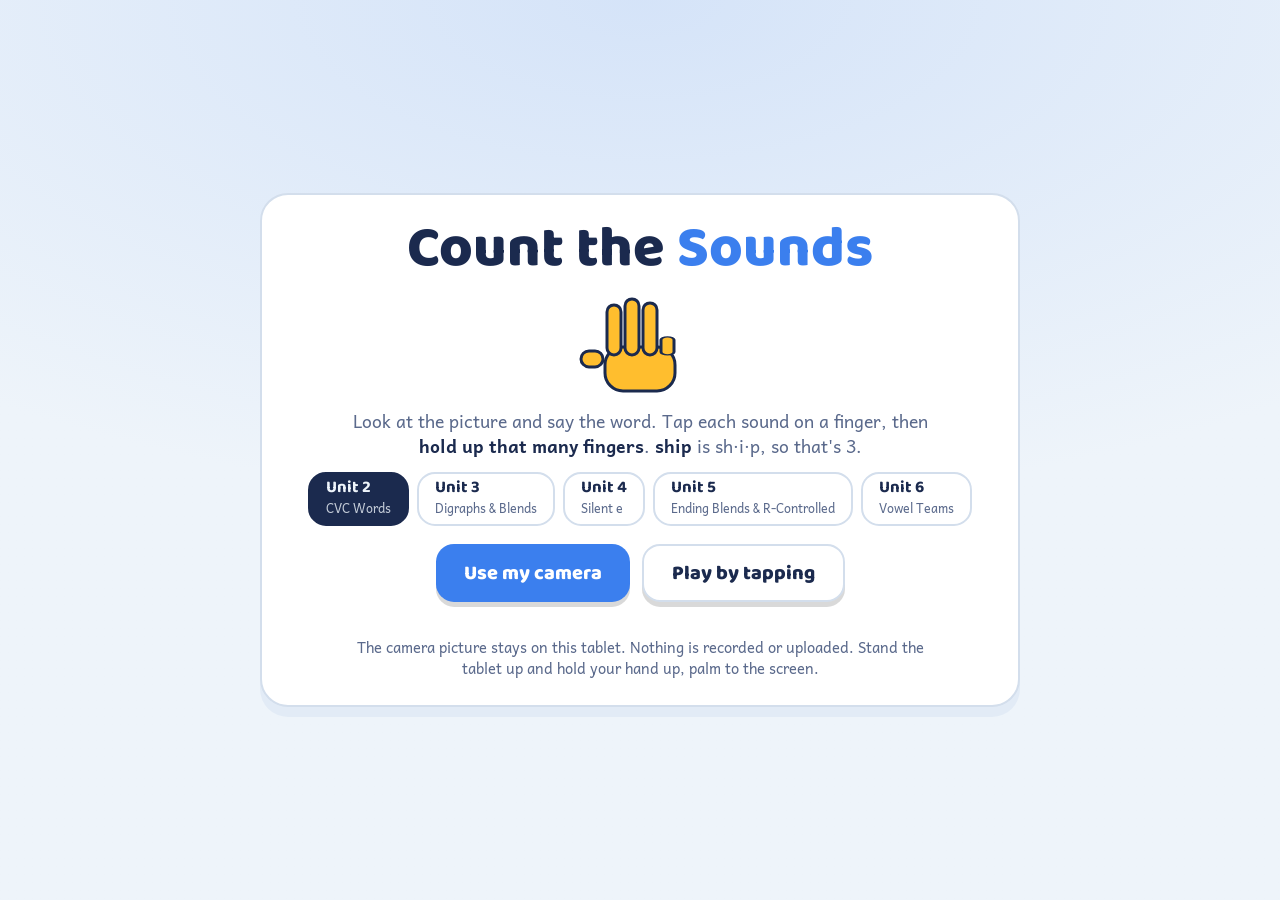
<file: count/index.html>
<!doctype html>
<html lang="en">
  <head>
    <meta charset="UTF-8" />
    <meta name="viewport" content="width=device-width, initial-scale=1.0, viewport-fit=cover" />
    <title>Count the Sounds</title>
    <meta name="description" content="Say the word, tap each sound on a finger, and hold up that many fingers. A webcam hand game for early readers." />
    <link rel="icon" href="data:image/svg+xml,%3Csvg xmlns='http://www.w3.org/2000/svg' viewBox='0 0 32 32'%3E%3Crect x='4' y='8' width='7' height='16' rx='2' fill='%233B7FEE'/%3E%3Crect x='12.5' y='8' width='7' height='16' rx='2' fill='%23FFBE2E'/%3E%3Crect x='21' y='8' width='7' height='16' rx='2' fill='%231E9A60'/%3E%3C/svg%3E" />
    <script type="module" crossorigin src="./assets/index-CIAzcrq_.js"></script>
    <link rel="stylesheet" crossorigin href="./assets/index-C_uGE6yn.css">
  </head>
  <body>
    <video id="cam" playsinline muted></video>
    <canvas id="preview" class="hidden" width="200" height="150"></canvas>

    <div id="hud" class="hud hidden">
      <button id="quit" class="icon" aria-label="Back to the start">✕</button>
      <div id="dots" class="dots"></div>
      <span class="pill" id="streak"></span>
      <span class="pill" id="score">0</span>
    </div>

    <main id="play" class="play hidden">
      <div class="card word-card" id="card">
        <div class="pic" id="pic"></div>
        <div class="word" id="word"></div>
        <div class="boxes" id="boxes"></div>
        <p class="say" id="say"></p>
      </div>
      <div class="meter" id="meter" aria-live="polite">
        <svg class="ring" viewBox="0 0 120 120" aria-hidden="true"><circle cx="60" cy="60" r="52" class="ring-bg" /><circle cx="60" cy="60" r="52" class="ring-fg" id="ring" /></svg>
        <div class="count" id="count">–</div>
        <div class="fingers" id="fingers"><i></i><i></i><i></i><i></i><i></i></div>
        <p class="meter-hint" id="meterHint">Show me your fingers</p>
      </div>
      <div class="numbers" id="numbers"></div>
    </main>

    <section id="title" class="screen-card hidden">
      <h1>Count the <span>Sounds</span></h1>
      <svg class="howto" viewBox="0 0 150 110" aria-hidden="true">
        <!-- a hand raising fingers one at a time: 1, 2, 3 -->
        <rect class="palm" x="40" y="58" width="70" height="44" rx="18" />
        <rect class="f thumb" x="16" y="62" width="22" height="16" rx="8" />
        <rect class="f f1" x="42" y="16" width="14" height="50" rx="7" />
        <rect class="f f2" x="60" y="10" width="14" height="56" rx="7" />
        <rect class="f f3" x="78" y="14" width="14" height="52" rx="7" />
        <rect class="f f4 down" x="96" y="26" width="13" height="40" rx="6.5" />
      </svg>
      <p class="how">Look at the picture and say the word. Tap each sound on a finger, then <b>hold up that many fingers</b>. <b>ship</b> is sh·i·p, so that's 3.</p>
      <div class="chips" id="units"></div>
      <div class="row">
        <button id="b-cam">Use my camera</button>
        <button id="b-tap" class="ghost">Play by tapping</button>
      </div>
      <p id="err" class="err"></p>
      <p class="small">The camera picture stays on this tablet. Nothing is recorded or uploaded. Stand the tablet up and hold your hand up, palm to the screen.</p>
    </section>

    <section id="results" class="screen-card hidden">
      <p class="label">You counted</p>
      <p class="big-stars" id="r-stars"></p>
      <p class="big" id="r-score">0</p>
      <p id="r-line"></p>
      <p class="record hidden" id="r-record">New best!</p>
      <div class="row">
        <button id="b-again">Play again</button>
        <button id="b-home" class="ghost">Change unit</button>
      </div>
    </section>

  </body>
</html>
</file>
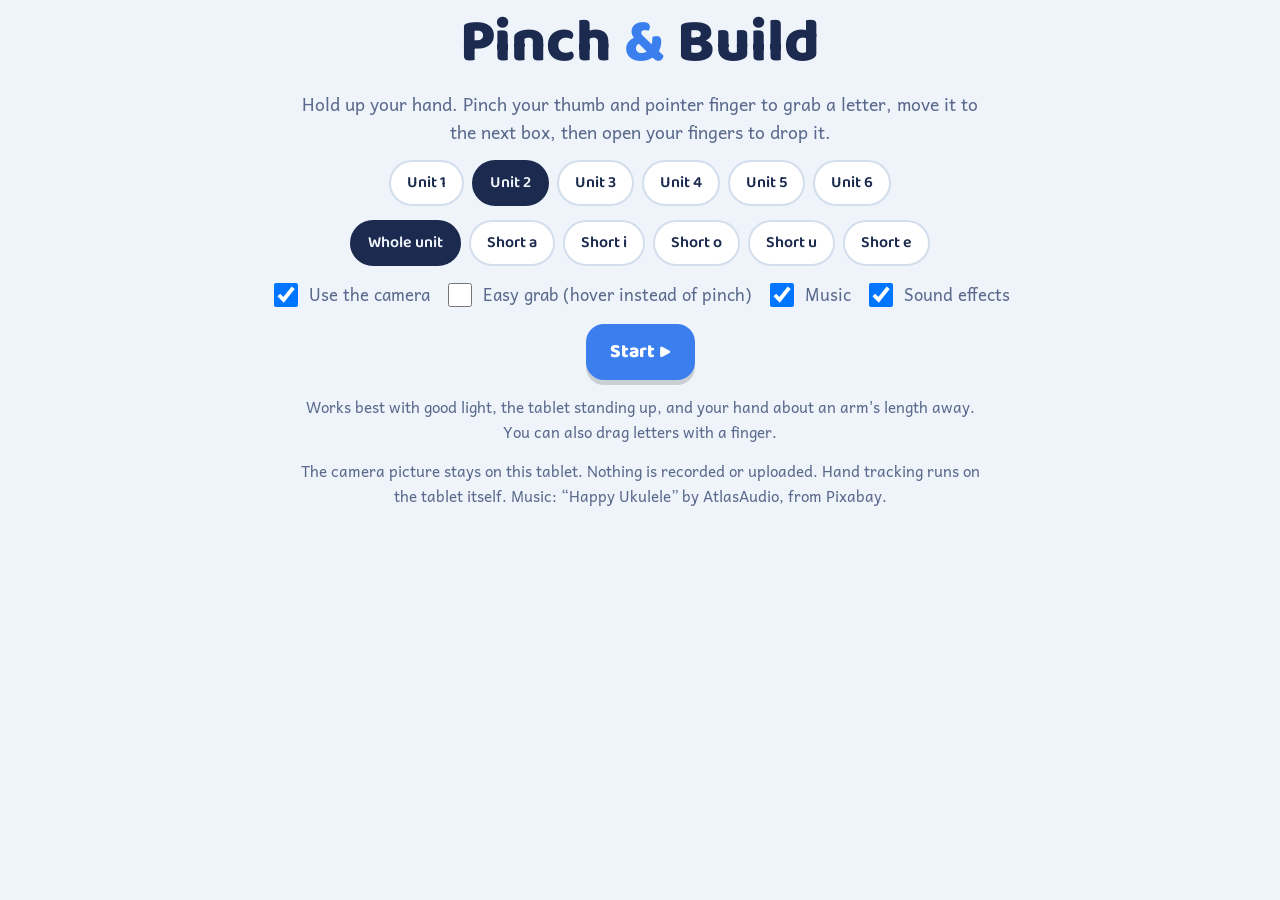
<file: pinch/index.html>
<!doctype html>
<html lang="en">
<head>
<meta charset="utf-8">
<meta name="viewport" content="width=device-width,initial-scale=1,viewport-fit=cover">
<title>Pinch &amp; Build</title>
<link rel="preconnect" href="https://fonts.googleapis.com">
<link rel="preconnect" href="https://fonts.gstatic.com" crossorigin>
<link rel="stylesheet" href="https://fonts.googleapis.com/css2?family=Andika:wght@400;700&family=Baloo+2:wght@600;800&display=swap">
<style>
/* Layout: the child's mirrored camera fills the screen; picture and sound boxes float at the top, big letter tiles along the bottom; a hand pointer follows the index finger */
:root{
  --paper:#EEF4FA; --card:#FFFFFF; --ink:#1B2A4E; --muted:#5B6A8C; --line:#D3DEEC; --soft:#E2EBF6;
  --accent:#3B7FEE; --good:#1E9A60; --bad:#E0483A; --sun:#FFBE2E; --on:#FFFFFF;
  --display:"Baloo 2","Trebuchet MS",system-ui,sans-serif; --read:"Andika","Comic Sans MS",system-ui,sans-serif;
}
@media (prefers-color-scheme: dark){:root{--paper:#111A2E;--card:#1B2643;--ink:#EDF2FB;--muted:#9EABC9;--line:#2C3A5E;--soft:#223052;--accent:#6A9FFF;--good:#3CC184;--bad:#FF6B5C;--on:#0E1528;color-scheme:dark}}
*{box-sizing:border-box}
html,body{height:100%;margin:0}
body{background:var(--paper);color:var(--ink);font-family:var(--read);overflow:hidden;-webkit-user-select:none;user-select:none;-webkit-tap-highlight-color:transparent;touch-action:none}
button{font:inherit;color:inherit;cursor:pointer}
[hidden]{display:none!important}
h1{font-family:var(--display);font-weight:800;margin:0;line-height:1.05}
.screen{position:fixed;inset:0;display:flex;flex-direction:column;padding:max(12px,env(safe-area-inset-top)) max(16px,env(safe-area-inset-right)) max(12px,env(safe-area-inset-bottom)) max(16px,env(safe-area-inset-left))}
.btn{min-height:56px;border:0;border-radius:18px;padding:0 24px;font-family:var(--display);font-weight:800;font-size:1.2rem;background:var(--accent);color:var(--on);box-shadow:0 5px 0 rgba(0,0,0,.15)}
.btn.ghost{background:var(--card);color:var(--ink);border:2px solid var(--line)}
.iconbtn{width:52px;height:52px;border-radius:16px;border:2px solid var(--line);background:var(--card);font-size:1.4rem;flex:none}

/* start */
#start{align-items:center;gap:14px;overflow:auto;text-align:center;touch-action:pan-y}
#start h1{font-size:clamp(2.4rem,7vw,3.8rem)}
#start h1 span{color:var(--accent)}
.how{max-width:680px;color:var(--muted);font-size:1.1rem;margin:0}
.chips{display:flex;flex-wrap:wrap;gap:8px;justify-content:center;max-width:960px}
.chip{min-height:46px;padding:0 16px;border-radius:99px;border:2px solid var(--line);background:var(--card);font-family:var(--display);font-weight:600;font-size:1rem}
.chip[aria-pressed="true"]{background:var(--ink);color:var(--paper);border-color:var(--ink)}
.opts{display:flex;gap:14px;flex-wrap:wrap;justify-content:center;color:var(--muted)}
.opts label{display:flex;gap:8px;align-items:center;font-size:1.05rem}
.opts input{width:24px;height:24px}
.note{font-size:.95rem;color:var(--muted);max-width:680px;margin:0}
#err{color:var(--bad);font-weight:700}

/* game */
#game{padding:0}
#video{position:absolute;inset:0;width:100%;height:100%;object-fit:cover;transform:scaleX(-1);opacity:.42;background:#000}
.hud{position:relative;z-index:2;display:flex;align-items:center;gap:10px;padding:max(10px,env(safe-area-inset-top)) max(14px,env(safe-area-inset-right)) 0 max(14px,env(safe-area-inset-left))}
.hud .grow{flex:1}
.dots{display:flex;gap:6px}
.dots i{width:14px;height:14px;border-radius:50%;background:var(--soft);border:2px solid var(--line)}
.dots i.ok{background:var(--good);border-color:var(--good)}
.board{position:relative;z-index:2;flex:1;display:flex;flex-direction:column;align-items:center;justify-content:space-between;padding:10px max(14px,env(safe-area-inset-right)) max(16px,env(safe-area-inset-bottom)) max(14px,env(safe-area-inset-left))}
.top{display:flex;align-items:center;gap:clamp(14px,3vw,30px);background:color-mix(in srgb,var(--card) 88%,transparent);border-radius:28px;padding:12px 20px;box-shadow:0 6px 24px rgba(0,0,0,.18)}
.pic{font-size:clamp(3.6rem,min(12vw,13vh),6.5rem);line-height:1}
.slots{display:flex;gap:clamp(8px,1.6vw,14px);align-items:center}
.slot{width:clamp(84px,min(12vw,15vh),120px);height:clamp(94px,min(13vw,17vh),132px);border-radius:22px;border:5px dashed var(--line);background:var(--card);display:grid;place-items:center;
  font-family:var(--read);font-weight:700;font-size:clamp(2.8rem,min(6vw,8vh),4.4rem);line-height:1;transition:border-color .15s,transform .15s}
.slot.next{border-color:var(--sun);transform:scale(1.05)}
.slot.full{border-style:solid;border-color:var(--good)}
.slot.quiet{color:var(--muted);font-weight:400}
.rest{font-family:var(--read);font-weight:700;font-size:clamp(2.8rem,min(6vw,8vh),4.4rem);color:var(--muted)}
.tiles{display:flex;gap:clamp(10px,2.2vw,22px);justify-content:center;flex-wrap:wrap}
.tile{width:clamp(96px,min(14vw,18vh),140px);height:clamp(96px,min(14vw,18vh),140px);border-radius:26px;border:4px solid var(--ink);background:var(--card);
  display:grid;place-items:center;font-family:var(--read);font-weight:700;font-size:clamp(3rem,min(7vw,9vh),5rem);line-height:1;color:var(--ink);box-shadow:0 8px 0 rgba(0,0,0,.2);touch-action:none;transition:transform .15s}
.tile.vowel{background:#FFF1C9}
.tile.hover{transform:scale(1.08);border-color:var(--accent)}
.tile.held{position:fixed;z-index:20;pointer-events:none;transform:translate(-50%,-50%) scale(1.12);box-shadow:0 18px 30px rgba(0,0,0,.35);transition:none;margin:0}
.tile.used{visibility:hidden}
.tile.back{animation:shake .4s}
@keyframes shake{20%,60%{transform:translateX(-10px)}40%,80%{transform:translateX(10px)}}
.hint{position:relative;z-index:2;text-align:center;font-family:var(--display);font-weight:700;font-size:1.15rem;color:var(--ink);background:color-mix(in srgb,var(--card) 85%,transparent);border-radius:14px;padding:6px 14px;align-self:center}
#cursor{position:fixed;z-index:30;width:56px;height:56px;margin:-28px 0 0 -28px;border-radius:50%;border:6px solid var(--accent);background:rgba(255,255,255,.25);pointer-events:none;transition:width .1s,height .1s,margin .1s;display:grid;place-items:center}
#cursor.pinch{width:34px;height:34px;margin:-17px 0 0 -17px;background:var(--accent)}
#cursor svg{position:absolute;inset:-10px;width:calc(100% + 20px);height:calc(100% + 20px);transform:rotate(-90deg)}
#cursor circle{fill:none;stroke:var(--sun);stroke-width:6;stroke-linecap:round}
.word{font-family:var(--read);font-weight:700;font-size:clamp(2.6rem,6vw,4rem);color:var(--good)}
.burst{position:fixed;z-index:25;pointer-events:none;font-size:2.2rem;animation:burst .9s ease-out forwards}
@keyframes burst{from{transform:translate(-50%,-50%) scale(.4);opacity:1}to{transform:translate(calc(-50% + var(--dx)),calc(-50% + var(--dy))) scale(1.2);opacity:0}}
#done{align-items:center;justify-content:center;gap:16px;text-align:center}
#done .big{font-size:4rem}
@media (prefers-reduced-motion:reduce){*{animation:none!important;transition:none!important}}
</style>
</head>
<body>

<section class="screen" id="start">
  <h1>Pinch <span>&amp;</span> Build</h1>
  <p class="how">Hold up your hand. Pinch your thumb and pointer finger to grab a letter, move it to the next box, then open your fingers to drop it.</p>
  <div class="chips" id="units"></div>
  <div class="chips" id="sets"></div>
  <div class="opts">
    <label><input type="checkbox" id="useCam" checked> Use the camera</label>
    <label><input type="checkbox" id="easy"> Easy grab (hover instead of pinch)</label>
    <label><input type="checkbox" id="music" checked> Music</label>
    <label><input type="checkbox" id="sfx" checked> Sound effects</label>
  </div>
  <button class="btn" id="go">Start ▶</button>
  <p id="err" hidden></p>
  <p class="note">Works best with good light, the tablet standing up, and your hand about an arm's length away. You can also drag letters with a finger.</p>
  <p class="note">The camera picture stays on this tablet. Nothing is recorded or uploaded. Hand tracking runs on the tablet itself. Music: “Happy Ukulele” by AtlasAudio, from Pixabay.</p>
</section>

<section class="screen" id="game" hidden>
  <video id="video" playsinline muted autoplay></video>
  <div class="hud">
    <button class="iconbtn" id="quit" aria-label="Back to start">✕</button>
    <div class="grow"><div class="dots" id="dots"></div></div>
    <button class="iconbtn" id="muteM" aria-label="Music on or off">🎵</button>
    <button class="iconbtn" id="muteS" aria-label="Sound effects on or off">🔊</button>
  </div>
  <div class="board">
    <div class="top"><div class="pic" id="pic"></div><div class="slots" id="slots"></div></div>
    <div class="hint" id="hint">Get ready…</div>
    <div class="tiles" id="tiles"></div>
  </div>
  <div id="cursor" hidden><svg viewBox="0 0 36 36"><circle id="ring" cx="18" cy="18" r="16" stroke-dasharray="0 101"/></svg></div>
</section>

<section class="screen" id="done" hidden>
  <div class="big" id="doneStars"></div>
  <h1 id="doneTitle"></h1>
  <div class="opts"><button class="btn ghost" id="again">Play again</button><button class="btn" id="home">Choose words</button></div>
</section>
<audio id="bgm" src="../music.mp3" loop preload="auto"></audio>

<script type="module">
/* Guided Phonics picture words (same lists as Sound Trail) */
const UNITS=/*WORDS*/[{"u":1,"name":"Letter Sounds","sets":[{"t":"s a t p","words":[{"w":"sun","e":"☀️","g":["s"],"first":true},{"w":"apple","e":"🍎","g":["a"],"first":true},{"w":"tiger","e":"🐯","g":["t"],"first":true},{"w":"pig","e":"🐷","g":["p"],"first":true}]},{"t":"i n m d","words":[{"w":"insect","e":"🐞","g":["i"],"first":true},{"w":"nose","e":"👃","g":["n"],"first":true},{"w":"moon","e":"🌙","g":["m"],"first":true},{"w":"dog","e":"🐶","g":["d"],"first":true}]},{"t":"g o c k","words":[{"w":"gift","e":"🎁","g":["g"],"first":true},{"w":"octopus","e":"🐙","g":["o"],"first":true},{"w":"cat","e":"🐱","g":["c"],"first":true},{"w":"kite","e":"🪁","g":["k"],"first":true}]},{"t":"e u r h","words":[{"w":"egg","e":"🥚","g":["e"],"first":true},{"w":"umbrella","e":"☂️","g":["u"],"first":true},{"w":"rabbit","e":"🐰","g":["r"],"first":true},{"w":"hat","e":"🎩","g":["h"],"first":true}]},{"t":"b f l j","words":[{"w":"ball","e":"⚽","g":["b"],"first":true},{"w":"fish","e":"🐟","g":["f"],"first":true},{"w":"lion","e":"🦁","g":["l"],"first":true},{"w":"juice","e":"🧃","g":["j"],"first":true}]},{"t":"v w y z qu","words":[{"w":"van","e":"🚐","g":["v"],"first":true},{"w":"watermelon","e":"🍉","g":["w"],"first":true},{"w":"yo-yo","e":"🪀","g":["y"],"first":true},{"w":"zebra","e":"🦓","g":["z"],"first":true},{"w":"queen","e":"👑","g":["qu"],"first":true}]}]},{"u":2,"name":"CVC Words","sets":[{"t":"Short a","words":[{"w":"cat","e":"🐱","g":["c","a","t"]},{"w":"hat","e":"🎩","g":["h","a","t"]},{"w":"bat","e":"🦇","g":["b","a","t"]},{"w":"map","e":"🗺️","g":["m","a","p"]},{"w":"pan","e":"🍳","g":["p","a","n"]},{"w":"van","e":"🚐","g":["v","a","n"]},{"w":"can","e":"🥫","g":["c","a","n"]},{"w":"rat","e":"🐀","g":["r","a","t"]},{"w":"bag","e":"👜","g":["b","a","g"]},{"w":"cap","e":"🧢","g":["c","a","p"]}]},{"t":"Short i","words":[{"w":"pig","e":"🐷","g":["p","i","g"]},{"w":"pin","e":"📌","g":["p","i","n"]},{"w":"lip","e":"👄","g":["l","i","p"]},{"w":"bin","e":"🗑️","g":["b","i","n"]},{"w":"kid","e":"🧒","g":["k","i","d"]},{"w":"dig","e":"⛏️","g":["d","i","g"]},{"w":"fin","e":"🦈","g":["f","i","n"]},{"w":"zip","e":"🤐","g":["z","i","p"]}]},{"t":"Short o","words":[{"w":"dog","e":"🐶","g":["d","o","g"]},{"w":"log","e":"🪵","g":["l","o","g"]},{"w":"pot","e":"🍲","g":["p","o","t"]},{"w":"fox","e":"🦊","g":["f","o","x"]},{"w":"box","e":"📦","g":["b","o","x"]},{"w":"hot","e":"🔥","g":["h","o","t"]},{"w":"rod","e":"🎣","g":["r","o","d"]},{"w":"mop","e":"🧹","g":["m","o","p"]}]},{"t":"Short u","words":[{"w":"bus","e":"🚌","g":["b","u","s"]},{"w":"sun","e":"☀️","g":["s","u","n"]},{"w":"cup","e":"☕","g":["c","u","p"]},{"w":"bug","e":"🐛","g":["b","u","g"]},{"w":"nut","e":"🥜","g":["n","u","t"]},{"w":"tub","e":"🛁","g":["t","u","b"]},{"w":"hug","e":"🤗","g":["h","u","g"]},{"w":"mud","e":"🟫","g":["m","u","d"]}]},{"t":"Short e","words":[{"w":"bed","e":"🛏️","g":["b","e","d"]},{"w":"hen","e":"🐔","g":["h","e","n"]},{"w":"pen","e":"🖊️","g":["p","e","n"]},{"w":"net","e":"🥅","g":["n","e","t"]},{"w":"web","e":"🕸️","g":["w","e","b"]},{"w":"jet","e":"✈️","g":["j","e","t"]},{"w":"ten","e":"🔟","g":["t","e","n"]},{"w":"leg","e":"🦵","g":["l","e","g"]}]}]},{"u":3,"name":"Digraphs & Blends","sets":[{"t":"sh","words":[{"w":"ship","e":"🚢","g":["sh","i","p"]},{"w":"fish","e":"🐟","g":["f","i","sh"]},{"w":"shop","e":"🏪","g":["sh","o","p"]},{"w":"shell","e":"🐚","g":["sh","e","ll"]},{"w":"dish","e":"🍽️","g":["d","i","sh"]},{"w":"cash","e":"💵","g":["c","a","sh"]},{"w":"shed","e":"🛖","g":["sh","e","d"]}]},{"t":"th","words":[{"w":"bath","e":"🛁","g":["b","a","th"]},{"w":"math","e":"🧮","g":["m","a","th"]},{"w":"path","e":"🛤️","g":["p","a","th"]}]},{"t":"ch","words":[{"w":"chick","e":"🐤","g":["ch","i","ck"]},{"w":"chip","e":"🍟","g":["ch","i","p"]},{"w":"chop","e":"🪓","g":["ch","o","p"]},{"w":"rich","e":"💰","g":["r","i","ch"]},{"w":"chess","e":"♟️","g":["ch","e","ss"]},{"w":"check","e":"✅","g":["ch","e","ck"]}]},{"t":"ck","words":[{"w":"duck","e":"🦆","g":["d","u","ck"]},{"w":"sock","e":"🧦","g":["s","o","ck"]},{"w":"rock","e":"🪨","g":["r","o","ck"]},{"w":"lock","e":"🔒","g":["l","o","ck"]},{"w":"kick","e":"⚽","g":["k","i","ck"]},{"w":"sack","e":"🛍️","g":["s","a","ck"]}]},{"t":"wh and qu","words":[{"w":"quiz","e":"❓","g":["qu","i","z"]},{"w":"quack","e":"🦆","g":["qu","a","ck"]},{"w":"quick","e":"⚡","g":["qu","i","ck"]}]},{"t":"ff ll ss zz","words":[{"w":"bell","e":"🔔","g":["b","e","ll"]},{"w":"doll","e":"🪆","g":["d","o","ll"]},{"w":"hill","e":"⛰️","g":["h","i","ll"]},{"w":"kiss","e":"💋","g":["k","i","ss"]},{"w":"buzz","e":"🐝","g":["b","u","zz"]},{"w":"fizz","e":"🥤","g":["f","i","zz"]},{"w":"puff","e":"💨","g":["p","u","ff"]}]},{"t":"l blends","words":[{"w":"flag","e":"🚩","g":["f","l","a","g"]},{"w":"clap","e":"👏","g":["c","l","a","p"]},{"w":"sled","e":"🛷","g":["s","l","e","d"]},{"w":"plug","e":"🔌","g":["p","l","u","g"]},{"w":"clock","e":"🕰️","g":["c","l","o","ck"]},{"w":"block","e":"🧱","g":["b","l","o","ck"]}]},{"t":"r blends","words":[{"w":"crab","e":"🦀","g":["c","r","a","b"]},{"w":"frog","e":"🐸","g":["f","r","o","g"]},{"w":"drum","e":"🥁","g":["d","r","u","m"]},{"w":"truck","e":"🚚","g":["t","r","u","ck"]},{"w":"brick","e":"🧱","g":["b","r","i","ck"]},{"w":"drip","e":"💧","g":["d","r","i","p"]}]},{"t":"s blends","words":[{"w":"stop","e":"🛑","g":["s","t","o","p"]},{"w":"snack","e":"🍿","g":["s","n","a","ck"]},{"w":"swim","e":"🏊","g":["s","w","i","m"]},{"w":"sniff","e":"👃","g":["s","n","i","ff"]},{"w":"step","e":"🪜","g":["s","t","e","p"]}]}]},{"u":4,"name":"Silent e","sets":[{"t":"a_e","words":[{"w":"cake","e":"🎂","g":["c","a_","k","e_"]},{"w":"game","e":"🎮","g":["g","a_","m","e_"]},{"w":"snake","e":"🐍","g":["s","n","a_","k","e_"]},{"w":"plane","e":"✈️","g":["p","l","a_","n","e_"]},{"w":"grape","e":"🍇","g":["g","r","a_","p","e_"]},{"w":"vase","e":"🏺","g":["v","a_","s","e_"]}]},{"t":"i_e","words":[{"w":"kite","e":"🪁","g":["k","i_","t","e_"]},{"w":"bike","e":"🚲","g":["b","i_","k","e_"]},{"w":"hive","e":"🐝","g":["h","i_","v","e_"]},{"w":"slide","e":"🛝","g":["s","l","i_","d","e_"]},{"w":"smile","e":"😀","g":["s","m","i_","l","e_"]},{"w":"dime","e":"🪙","g":["d","i_","m","e_"]}]},{"t":"o_e","words":[{"w":"bone","e":"🦴","g":["b","o_","n","e_"]},{"w":"rose","e":"🌹","g":["r","o_","s","e_"]},{"w":"nose","e":"👃","g":["n","o_","s","e_"]},{"w":"home","e":"🏠","g":["h","o_","m","e_"]},{"w":"rope","e":"🪢","g":["r","o_","p","e_"]},{"w":"globe","e":"🌍","g":["g","l","o_","b","e_"]},{"w":"cone","e":"🍦","g":["c","o_","n","e_"]}]},{"t":"u_e","words":[{"w":"cube","e":"🧊","g":["c","u_","b","e_"]},{"w":"tube","e":"🧪","g":["t","u_","b","e_"]},{"w":"flute","e":"🪈","g":["f","l","u_","t","e_"]},{"w":"mule","e":"🫏","g":["m","u_","l","e_"]},{"w":"cute","e":"🥰","g":["c","u_","t","e_"]}]},{"t":"Mixed silent e","words":[{"w":"cake","e":"🎂","g":["c","a_","k","e_"]},{"w":"kite","e":"🪁","g":["k","i_","t","e_"]},{"w":"bone","e":"🦴","g":["b","o_","n","e_"]},{"w":"cube","e":"🧊","g":["c","u_","b","e_"]}]}]},{"u":5,"name":"Ending Blends & R-Controlled","sets":[{"t":"Ending blends","words":[{"w":"tent","e":"⛺","g":["t","e","n","t"]},{"w":"nest","e":"🪺","g":["n","e","s","t"]},{"w":"hand","e":"✋","g":["h","a","n","d"]},{"w":"mask","e":"🎭","g":["m","a","s","k"]},{"w":"lamp","e":"💡","g":["l","a","m","p"]},{"w":"gift","e":"🎁","g":["g","i","f","t"]}]},{"t":"-all","words":[{"w":"ball","e":"⚽","g":["b","all"]},{"w":"wall","e":"🧱","g":["w","all"]},{"w":"mall","e":"🏬","g":["m","all"]},{"w":"fall","e":"🍂","g":["f","all"]},{"w":"call","e":"📞","g":["c","all"]}]},{"t":"ng and nk","words":[{"w":"ring","e":"💍","g":["r","i","ng"]},{"w":"king","e":"🤴","g":["k","i","ng"]},{"w":"skunk","e":"🦨","g":["s","k","u","nk"]},{"w":"sink","e":"🚰","g":["s","i","nk"]},{"w":"pink","e":"🩷","g":["p","i","nk"]},{"w":"wink","e":"😉","g":["w","i","nk"]}]},{"t":"ar","words":[{"w":"car","e":"🚗","g":["c","ar"]},{"w":"star","e":"⭐","g":["s","t","ar"]},{"w":"jar","e":"🫙","g":["j","ar"]},{"w":"shark","e":"🦈","g":["sh","ar","k"]},{"w":"yarn","e":"🧶","g":["y","ar","n"]},{"w":"park","e":"🏞️","g":["p","ar","k"]}]},{"t":"or","words":[{"w":"corn","e":"🌽","g":["c","or","n"]},{"w":"fork","e":"🍴","g":["f","or","k"]},{"w":"horn","e":"📯","g":["h","or","n"]},{"w":"storm","e":"⛈️","g":["s","t","or","m"]},{"w":"torch","e":"🔦","g":["t","or","ch"]}]},{"t":"er ir ur","words":[{"w":"bird","e":"🐦","g":["b","ir","d"]},{"w":"girl","e":"👧","g":["g","ir","l"]},{"w":"shirt","e":"👕","g":["sh","ir","t"]},{"w":"fern","e":"🌿","g":["f","er","n"]},{"w":"surf","e":"🏄","g":["s","ur","f"]},{"w":"church","e":"⛪","g":["ch","ur","ch"]}]},{"t":"kn wr mb ph","words":[{"w":"knot","e":"🪢","g":["kn","o","t"]},{"w":"knife","e":"🔪","g":["kn","i_","f","e_"]},{"w":"write","e":"✍️","g":["wr","i_","t","e_"]},{"w":"lamb","e":"🐑","g":["l","a","mb"]},{"w":"thumb","e":"👍","g":["th","u","mb"]},{"w":"phone","e":"📱","g":["ph","o_","n","e_"]}]}]},{"u":6,"name":"Vowel Teams","sets":[{"t":"ai and ay","words":[{"w":"rain","e":"🌧️","g":["r","ai","n"]},{"w":"snail","e":"🐌","g":["s","n","ai","l"]},{"w":"train","e":"🚆","g":["t","r","ai","n"]},{"w":"mail","e":"📬","g":["m","ai","l"]},{"w":"hay","e":"🌾","g":["h","ay"]}]},{"t":"ee and ea","words":[{"w":"tree","e":"🌳","g":["t","r","ee"]},{"w":"bee","e":"🐝","g":["b","ee"]},{"w":"sheep","e":"🐑","g":["sh","ee","p"]},{"w":"leaf","e":"🍃","g":["l","ea","f"]},{"w":"seal","e":"🦭","g":["s","ea","l"]},{"w":"peach","e":"🍑","g":["p","ea","ch"]}]},{"t":"oa ow oe","words":[{"w":"boat","e":"⛵","g":["b","oa","t"]},{"w":"goat","e":"🐐","g":["g","oa","t"]},{"w":"soap","e":"🧼","g":["s","oa","p"]},{"w":"snow","e":"❄️","g":["s","n","ow"]},{"w":"bow","e":"🎀","g":["b","ow"]},{"w":"toe","e":"🦶","g":["t","oe"]}]},{"t":"ie igh y","words":[{"w":"pie","e":"🥧","g":["p","ie"]},{"w":"tie","e":"👔","g":["t","ie"]},{"w":"light","e":"💡","g":["l","igh","t"]},{"w":"night","e":"🌙","g":["n","igh","t"]},{"w":"fly","e":"🪰","g":["f","l","y"]},{"w":"sky","e":"🌌","g":["s","k","y"]}]},{"t":"oo ue ew ui","words":[{"w":"moon","e":"🌙","g":["m","oo","n"]},{"w":"spoon","e":"🥄","g":["s","p","oo","n"]},{"w":"boot","e":"👢","g":["b","oo","t"]},{"w":"glue","e":"🧴","g":["g","l","ue"]},{"w":"screw","e":"🔩","g":["s","c","r","ew"]},{"w":"fruit","e":"🍎","g":["f","r","ui","t"]},{"w":"book","e":"📖","g":["b","oo","k"]}]},{"t":"oi oy ou ow","words":[{"w":"coin","e":"🪙","g":["c","oi","n"]},{"w":"boy","e":"👦","g":["b","oy"]},{"w":"toy","e":"🧸","g":["t","oy"]},{"w":"cloud","e":"☁️","g":["c","l","ou","d"]},{"w":"cow","e":"🐄","g":["c","ow"]},{"w":"owl","e":"🦉","g":["ow","l"]},{"w":"crown","e":"👑","g":["c","r","ow","n"]}]},{"t":"au and aw","words":[{"w":"saw","e":"🪚","g":["s","aw"]},{"w":"paw","e":"🐾","g":["p","aw"]},{"w":"straw","e":"🥤","g":["s","t","r","aw"]},{"w":"hawk","e":"🦅","g":["h","aw","k"]},{"w":"yawn","e":"🥱","g":["y","aw","n"]}]}]}];
const $=id=>document.getElementById(id);
const shuffle=a=>{a=[...a];for(let i=a.length-1;i>0;i--){const j=Math.random()*(i+1)|0;[a[i],a[j]]=[a[j],a[i]]}return a};
const pick=(a,n)=>shuffle(a).slice(0,n);
const disp=g=>g.endsWith('_')?g.slice(0,-1):g;
const store=(k,v)=>{try{if(v===undefined)return localStorage.getItem('pinch.'+k);localStorage.setItem('pinch.'+k,v)}catch(e){return null}};
let unit=+(store('unit')||2),setIdx=store('set')==null||store('set')===''?null:+store('set');

/* ── start screen ── */
function drawChips(){const U=UNITS.find(x=>x.u===unit)||UNITS[0];unit=U.u;if(setIdx!=null&&!U.sets[setIdx])setIdx=null;
  $('units').innerHTML='';UNITS.forEach(x=>{const b=document.createElement('button');b.className='chip';b.textContent='Unit '+x.u;b.setAttribute('aria-pressed',String(x.u===unit));
    b.onclick=()=>{unit=x.u;setIdx=null;store('unit',unit);store('set','');drawChips()};$('units').append(b)});
  $('sets').innerHTML='';const all=document.createElement('button');all.className='chip';all.textContent='Whole unit';all.setAttribute('aria-pressed',String(setIdx==null));
  all.onclick=()=>{setIdx=null;store('set','');drawChips()};$('sets').append(all);
  U.sets.forEach((s,i)=>{const b=document.createElement('button');b.className='chip';b.textContent=s.t;b.setAttribute('aria-pressed',String(i===setIdx));
    b.onclick=()=>{setIdx=i;store('set',i);drawChips()};$('sets').append(b)})}
drawChips();

/* ── sound ── */
let sfxOn=store('sfx')!=='0',musicOn=store('music')!=='0';$('sfx').checked=sfxOn;$('music').checked=musicOn;
let easy=store('easy')==='1';$('easy').checked=easy;$('easy').onchange=e=>{easy=e.target.checked;store('easy',easy?'1':'0')};
let actx=null;const ac=()=>{actx=actx||new(window.AudioContext||window.webkitAudioContext)();if(actx.state==='suspended')actx.resume();return actx};
function tone(fs,dur=.1,type='sine',gain=.14){if(!sfxOn)return;try{const a=ac(),t0=a.currentTime;fs.forEach((f,i)=>{const o=a.createOscillator(),g=a.createGain();o.type=type;o.frequency.value=f;const st=t0+i*dur;
  g.gain.setValueAtTime(0,st);g.gain.linearRampToValueAtTime(gain,st+.02);g.gain.exponentialRampToValueAtTime(.001,st+dur*2);o.connect(g).connect(a.destination);o.start(st);o.stop(st+dur*2.2)})}catch(e){}}
const yay=()=>tone([660,880,1320],.09),nope=()=>tone([230,180],.13,'triangle',.1),grabS=()=>tone([440,660],.04,'sine',.1),dropS=()=>tone([700,520],.05,'sine',.1),fanfare=()=>tone([523,659,784,1047,784,1047,1319],.12,'triangle',.13);
const bgm=$('bgm');bgm.volume=.2;const musicPlay=()=>{if(musicOn)bgm.play().catch(()=>{})},musicStop=()=>bgm.pause();
$('music').onchange=e=>{musicOn=e.target.checked;store('music',musicOn?'1':'0')};$('sfx').onchange=e=>{sfxOn=e.target.checked;store('sfx',sfxOn?'1':'0')};
const drawMutes=()=>{$('muteM').textContent=musicOn?'🎵':'🚫';$('muteS').textContent=sfxOn?'🔊':'🔇'};
$('muteM').onclick=()=>{musicOn=!musicOn;store('music',musicOn?'1':'0');$('music').checked=musicOn;musicOn?musicPlay():musicStop();drawMutes()};
$('muteS').onclick=()=>{sfxOn=!sfxOn;store('sfx',sfxOn?'1':'0');$('sfx').checked=sfxOn;drawMutes()};

/* ── game state ── */
let rounds=[],ri=0,cur=null,held=null,results=[],locked=false;
function newGame(){const U=UNITS.find(x=>x.u===unit);const pool=setIdx==null?U.sets.flatMap(s=>s.words):U.sets[setIdx].words;
  const seen=new Set();const uniq=pool.filter(w=>!seen.has(w.e)&&seen.add(w.e));rounds=pick(uniq,Math.min(6,uniq.length));ri=0;results=[];drawRound()}
function drawRound(){const w=rounds[ri];locked=false;held=null;
  const first=!!w.first;const g=first?[w.g[0]]:w.g;cur={w,g,filled:0,first};
  $('pic').textContent=w.e;
  $('slots').innerHTML='';g.forEach((x,i)=>{const s=document.createElement('div');s.className='slot'+(x==='e_'?' quiet':'')+(i===0?' next':'');$('slots').append(s)});
  if(first){const r=document.createElement('span');r.className='rest';r.textContent=w.w.slice(w.g[0].length);$('slots').append(r)}
  const have=new Set(g.map(disp));const extra=pick('abcdefghijklmnoprstuvwxyz'.split('').filter(x=>!have.has(x)),first?3:Math.max(2,5-g.length));
  $('tiles').innerHTML='';shuffle([...g.map((x,i)=>({x,i})),...extra.map(x=>({x,i:-1}))]).forEach(t=>{const b=document.createElement('div');b.className='tile'+('aeiou'.includes(disp(t.x))?' vowel':'');
    b.textContent=disp(t.x);b._x=disp(t.x);b.addEventListener('pointerdown',e=>touchGrab(e,b));$('tiles').append(b)});
  $('dots').innerHTML=rounds.map((_,i)=>`<i class="${results[i]?'ok':''}"></i>`).join('');
  $('hint').textContent=handOn?(easy?'Hold your hand over a letter to grab it':'Pinch a letter to grab it'):'Drag a letter into the next box'}
const nextSlot=()=>$('slots').children[cur.filled];
function overSlots(x,y){const r=$('slots').getBoundingClientRect();const pad=60;return x>r.left-pad&&x<r.right+pad&&y>r.top-pad&&y<r.bottom+pad}
function tileAt(x,y){let best=null,bd=1e9;for(const t of $('tiles').children){if(t.classList.contains('used'))continue;const r=t.getBoundingClientRect();
  const cx=r.left+r.width/2,cy=r.top+r.height/2,d=Math.hypot(cx-x,cy-y);if(d<r.width*.8&&d<bd){bd=d;best=t}}return best}
function grab(t){if(locked||held)return;held=t;const r=t.getBoundingClientRect();t._home=r;t.classList.add('held');t.style.width=r.width+'px';t.style.height=r.height+'px';grabS()}
function moveHeld(x,y){if(!held)return;held.style.left=x+'px';held.style.top=y+'px'}
function release(x,y){const t=held;if(!t)return;held=null;t.classList.remove('held');t.style.left=t.style.top=t.style.width=t.style.height='';
  if(!overSlots(x,y))return;const want=disp(cur.g[cur.filled]);
  if(t._x===want){const s=nextSlot();s.textContent=t._x;s.classList.remove('next');s.classList.add('full');t.classList.add('used');cur.filled++;dropS();burst(s);
    if(cur.filled<cur.g.length)nextSlot().classList.add('next');else win()}
  else{t.classList.remove('back');void t.offsetWidth;t.classList.add('back');nope();$('hint').textContent=`That's “${t._x}”. Which sound comes next?`}}
function win(){locked=true;yay();results[ri]=true;$('hint').innerHTML='';const w=document.createElement('span');w.className='word';w.textContent=cur.w.w+'!';$('hint').append(w);
  setTimeout(()=>{ri++;if(ri<rounds.length)drawRound();else finish()},1600)}
function finish(){$('doneStars').textContent='⭐⭐⭐';$('doneTitle').textContent=`You built ${rounds.length} words!`;show('done');fanfare()}
function burst(el){const r=el.getBoundingClientRect();['⭐','✨','🌟','💫','⭐','✨'].forEach((e,k)=>{const a=k/6*Math.PI*2;const s=document.createElement('span');s.className='burst';s.textContent=e;
  s.style.left=(r.left+r.width/2)+'px';s.style.top=(r.top+r.height/2)+'px';s.style.setProperty('--dx',Math.cos(a)*90+'px');s.style.setProperty('--dy',Math.sin(a)*70+'px');document.body.append(s);setTimeout(()=>s.remove(),900)})}
/* finger / mouse fallback */
function touchGrab(e,t){if(locked||t.classList.contains('used'))return;e.preventDefault();grab(t);moveHeld(e.clientX,e.clientY);
  const mv=ev=>moveHeld(ev.clientX,ev.clientY);const up=ev=>{window.removeEventListener('pointermove',mv);window.removeEventListener('pointerup',up);window.removeEventListener('pointercancel',up);release(ev.clientX,ev.clientY)};
  window.addEventListener('pointermove',mv);window.addEventListener('pointerup',up);window.addEventListener('pointercancel',up)}

/* ── hand tracking ── */
let stream=null,landmarker=null,handOn=false,raf=0,lastT=-1,px=0,py=0,pinched=false,dwell=null;
async function startCamera(){stream=await navigator.mediaDevices.getUserMedia({video:{facingMode:'user',width:{ideal:960},height:{ideal:720}},audio:false});
  const v=$('video');v.srcObject=stream;await v.play();
  const {HandLandmarker,FilesetResolver}=await import('https://cdn.jsdelivr.net/npm/@mediapipe/tasks-vision@0.10.14/vision_bundle.mjs');
  const files=await FilesetResolver.forVisionTasks('https://cdn.jsdelivr.net/npm/@mediapipe/tasks-vision@0.10.14/wasm');
  const opts=d=>({baseOptions:{modelAssetPath:'https://storage.googleapis.com/mediapipe-models/hand_landmarker/hand_landmarker/float16/1/hand_landmarker.task',delegate:d},runningMode:'VIDEO',numHands:1});
  try{landmarker=await HandLandmarker.createFromOptions(files,opts('GPU'))}catch(e){landmarker=await HandLandmarker.createFromOptions(files,opts('CPU'))}
  handOn=true;$('cursor').hidden=false;loop()}
function stopCamera(){cancelAnimationFrame(raf);handOn=false;$('cursor').hidden=true;if(stream)stream.getTracks().forEach(t=>t.stop());stream=null}
/* map a camera point to the screen the way the mirrored, cover-fitted video shows it, with a little extra reach toward the edges */
function toScreen(p){const v=$('video'),W=innerWidth,H=innerHeight,vw=v.videoWidth||640,vh=v.videoHeight||480;const s=Math.max(W/vw,H/vh),dw=vw*s,dh=vh*s;
  let x=W-(p.x*dw+(W-dw)/2),y=p.y*dh+(H-dh)/2;const gain=1.35;x=W/2+(x-W/2)*gain;y=H/2+(y-H/2)*gain;
  return [Math.max(0,Math.min(W,x)),Math.max(0,Math.min(H,y))]}
function loop(){const v=$('video');
  if(landmarker&&v.readyState>=2&&v.currentTime!==lastT){lastT=v.currentTime;const r=landmarker.detectForVideo(v,performance.now());const lm=r.landmarks&&r.landmarks[0];
    if(lm){const mid={x:(lm[4].x+lm[8].x)/2,y:(lm[4].y+lm[8].y)/2};const [x,y]=toScreen(easy?lm[8]:mid);px=px*.45+x*.55;py=py*.45+y*.55;
      const size=Math.hypot(lm[0].x-lm[9].x,lm[0].y-lm[9].y)||.1;const d=Math.hypot(lm[4].x-lm[8].x,lm[4].y-lm[8].y)/size;
      const c=$('cursor');c.style.left=px+'px';c.style.top=py+'px';c.style.opacity=1;onHand(d)}
    else{$('cursor').style.opacity=.3;setRing(0)}}
  raf=requestAnimationFrame(loop)}
function setRing(f){$('ring').setAttribute('stroke-dasharray',`${Math.round(f*101)} 101`)}
function onHand(d){if(locked){setRing(0);return}
  [...$('tiles').children].forEach(t=>t.classList.remove('hover'));
  if(easy){/* hover to grab, hover over the boxes to drop */
    const now=performance.now();
    if(!held){const t=tileAt(px,py);if(t){t.classList.add('hover');if(!dwell||dwell.t!==t)dwell={t,s:now};const f=(now-dwell.s)/800;setRing(Math.min(1,f));if(f>=1){dwell=null;setRing(0);grab(t)}}else{dwell=null;setRing(0)}}
    else{moveHeld(px,py);if(overSlots(px,py)){if(!dwell||dwell.t!=='slots')dwell={t:'slots',s:now};const f=(now-dwell.s)/600;setRing(Math.min(1,f));if(f>=1){dwell=null;setRing(0);release(px,py)}}else{dwell=null;setRing(0)}}
    return}
  if(!pinched&&d<.33){pinched=true;$('cursor').classList.add('pinch');const t=tileAt(px,py);if(t)grab(t)}
  else if(pinched&&d>.5){pinched=false;$('cursor').classList.remove('pinch');release(px,py)}
  if(held)moveHeld(px,py);else{const t=tileAt(px,py);if(t)t.classList.add('hover')}}

function show(id){['start','game','done'].forEach(s=>$(s).hidden=s!==id)}
$('go').onclick=async()=>{$('err').hidden=true;ac();drawMutes();musicPlay();show('game');newGame();
  if($('useCam').checked&&!handOn){$('hint').textContent='Starting the camera…';
    try{await startCamera();drawRound()}catch(e){stopCamera();$('hint').textContent=e&&e.name==='NotAllowedError'?'Camera blocked. Drag letters with your finger instead.':'Camera unavailable. Drag letters with your finger instead.'}}};
$('quit').onclick=()=>{stopCamera();musicStop();show('start')};
$('again').onclick=()=>{musicPlay();show('game');newGame()};
$('home').onclick=()=>{stopCamera();musicStop();show('start')};
document.addEventListener('visibilitychange',()=>{if(document.hidden)musicStop();else if(!$('game').hidden)musicPlay()});
if(!window.isSecureContext||!navigator.mediaDevices){$('err').hidden=false;$('err').textContent='The camera only works when this page is opened from an https:// address. Dragging still works.';$('useCam').checked=false}
</script>
</body>
</html>
</file>
<file: bridge/assets/index-Bw6LdhPQ.css>
@font-face{font-family:Andika;font-style:normal;font-display:swap;font-weight:400;src:url(./andika-latin-400-normal-BTFTIZb-.woff2)format("woff2"),url(./andika-latin-400-normal-BK42By1L.woff)format("woff")}@font-face{font-family:Andika;font-style:normal;font-display:swap;font-weight:700;src:url(./andika-latin-700-normal-Dk95f5lc.woff2)format("woff2"),url(./andika-latin-700-normal-CAUSQC6x.woff)format("woff")}@font-face{font-family:"Baloo 2";font-style:normal;font-display:swap;font-weight:700;src:url(./baloo-2-latin-700-normal-CqTg7A15.woff2)format("woff2"),url(./baloo-2-latin-700-normal-Ld3Zm3l2.woff)format("woff")}@font-face{font-family:"Baloo 2";font-style:normal;font-display:swap;font-weight:800;src:url(./baloo-2-latin-800-normal-BbF3Etk1.woff2)format("woff2"),url(./baloo-2-latin-800-normal-B8BXfZF7.woff)format("woff")}:root{--paper:#eef4fa;--card:#fff;--ink:#1b2a4e;--muted:#5b6a8c;--line:#d3deec;--soft:#e2ebf6;--accent:#3b7fee;--good:#1e9a60;--bad:#e0483a;--sun:#ffbe2e;--on:#fff;--wood:#a86b32;--wood-d:#7a4a1f;--grass:#6cc24a;--earth:#8b6a4a;--water:#4fb3e8;--display:"Baloo 2", "Trebuchet MS", system-ui, sans-serif;--read:"Andika", "Comic Sans MS", system-ui, sans-serif}*{box-sizing:border-box}html,body{height:100%;margin:0;overflow:hidden}body{color:var(--ink);font:400 17px/1.45 var(--read);-webkit-user-select:none;user-select:none;-webkit-tap-highlight-color:transparent;touch-action:none;background:#cfeaff}#cam{display:none}.hidden{display:none!important}button{font:inherit;color:inherit;cursor:pointer}.world{position:fixed;inset:0;overflow:hidden}.sky{background:linear-gradient(#8fd0ff,#d8f0ff 62%,#eaf7ff);position:absolute;inset:0}.cloud{opacity:.9;background:#fff;border-radius:40px;width:180px;height:54px;animation:60s linear infinite drift;position:absolute}.cloud:before,.cloud:after{content:"";background:#fff;border-radius:50%;position:absolute}.cloud:before{width:80px;height:80px;top:-38px;left:26px}.cloud:after{width:64px;height:64px;top:-26px;left:90px}.c1{top:10%;left:-10%}.c2{animation-duration:80s;top:22%;left:40%;transform:scale(.7)}.c3{animation-duration:70s;top:6%;left:75%;transform:scale(.85)}@keyframes drift{0%{translate:0}to{translate:120vw}}.bubble,.choice{width:var(--d);height:var(--d);margin:calc(var(--d) / -2) 0 0 calc(var(--d) / -2);z-index:3;border-radius:50%;place-items:center;display:grid;position:absolute;top:0;left:0}.bubble{background:radial-gradient(circle at 32% 28%, #fff 0 10%, transparent 26%), hsl(var(--h) 85% 62% / .92);box-shadow:inset 0 -8px 0 hsl(var(--h) 70% 45% / .5), 0 8px 18px #00000026;font:700 calc(var(--d) * .5)/1 var(--read);color:#fff;text-shadow:0 2px #00000040;transition:scale .15s,opacity .3s}.bubble.long{font-size:calc(var(--d) * .36)}.bubble.held{z-index:5;scale:1.15;box-shadow:0 0 0 6px #fff,0 14px 28px #00000040}.bubble.placed{box-shadow:0 0 0 5px var(--good), 0 6px 14px #00000026}.bubble.merged{opacity:0;scale:.7}.choice{background:var(--card);border:4px solid var(--line);font-size:calc(var(--d) * .58);box-shadow:0 8px 0 var(--soft);animation:.4s ease-out in}.choice.wrong{opacity:.35;filter:grayscale()}.choice.right{border-color:var(--good);box-shadow:0 0 0 8px color-mix(in srgb, var(--good) 35%, transparent)}.choice.shake{animation:.45s shake}@keyframes in{0%{opacity:0;scale:.3}to{opacity:1;scale:1}}@keyframes shake{20%,60%{translate:-14px}40%,80%{translate:14px}}.zone{z-index:2;width:calc(var(--slot) * var(--n) + var(--r) * .9);height:calc(var(--r) * 2.8);border-radius:calc(var(--r) * 1.4);background:#ffffff8c;border:4px dashed #1b2a4e40;place-items:center;display:grid;position:absolute;transform:translate(-50%,-50%)}.slots{gap:calc(var(--slot) - var(--r) * 2);display:flex}.slots i{width:calc(var(--r) * 2);height:calc(var(--r) * 2);border:3px dashed #1b2a4e40;border-radius:50%}.zone.blended{border-style:solid;border-color:var(--good);background:var(--card)}.zone.blended .slots{visibility:hidden}.blend-word{font:700 calc(var(--r) * 1.5)/1 var(--read);color:var(--ink);position:absolute}.zone.blended .blend-word{animation:.35s ease-out in}.zone.blended .blend-word:after{content:"";background:var(--sun);transform-origin:0;border-radius:4px;height:7px;animation:.9s ease-out .2s both sweep;position:absolute;bottom:-10px;left:0;right:0}@keyframes sweep{0%{transform:scaleX(0)}to{transform:scaleX(1)}}#cursors i{z-index:6;pointer-events:none;width:70px;height:70px;box-shadow:0 0 0 3px var(--accent);background:#3b7fee40;border:6px solid #fff;border-radius:50%;transition:background .1s;position:absolute;top:0;left:0}#cursors i.down{background:var(--sun)}.bridge{z-index:1;--cliff:20vw;height:27vh;position:absolute;bottom:0;left:0;right:0}.water{background:linear-gradient(var(--water), #2c8cc4);height:45%;position:absolute;bottom:0;left:0;right:0;overflow:hidden}.water i{background:#ffffff80;border-radius:3px;width:90px;height:6px;animation:4s linear infinite wave;position:absolute}.water i:first-child{top:25%;left:30%}.water i:nth-child(2){animation-delay:-1.5s;top:55%;left:55%}.water i:nth-child(3){animation-delay:-3s;top:40%;left:70%}@keyframes wave{0%{opacity:0;translate:-30px}50%{opacity:1}to{opacity:0;translate:30px}}.cliff{width:var(--cliff);background:linear-gradient(var(--grass) 0 16%, var(--earth) 16%);height:78%;position:absolute;bottom:0}.cliff.left{border-radius:0 26px 0 0;left:0}.cliff.right{border-radius:26px 0 0;right:0}.flag{font-size:40px;position:absolute;top:-48px;right:30%}.planks{left:var(--cliff);right:var(--cliff);height:22px;display:flex;position:absolute;bottom:78%;translate:0 100%}.planks i{background:var(--wood);border-bottom:6px solid var(--wood-d);opacity:0;border-radius:4px;flex:1;margin:0 2px;transform:translateY(-30vh)}.planks i.laid{opacity:1;transition:transform .5s cubic-bezier(.3,1.6,.5,1),opacity .2s;transform:none}.friend{z-index:2;font-size:clamp(44px,7vh,64px);line-height:1;transition:left .7s ease-in-out;position:absolute;bottom:78%;translate:-50%}.friend.hop{animation:.7s ease-in-out hop}@keyframes hop{40%{translate:0 -40px}}.tip{z-index:4;background:var(--card);font:700 1.15rem var(--display);white-space:nowrap;border-radius:16px;margin:0;padding:6px 16px;position:absolute;top:42.5%;left:50%;transform:translate(-50%,-50%);box-shadow:0 4px 14px #0000001f}#preview{z-index:7;border:3px solid var(--card);border-radius:14px;width:150px;height:112px;position:fixed;top:76px;left:16px;box-shadow:0 4px 14px #0003}.spark{z-index:8;pointer-events:none;border-radius:4px;width:14px;height:14px;animation:.9s ease-out forwards spark;position:fixed}@keyframes spark{to{transform:translate(var(--dx), var(--dy)) rotate(200deg) scale(.4);opacity:0}}.hud{z-index:9;padding:max(10px, env(safe-area-inset-top)) 14px 0;align-items:center;gap:10px;display:flex;position:fixed;top:0;left:0;right:0}.grow{flex:1}.icon{border:2px solid var(--line);background:var(--card);border-radius:16px;width:52px;height:52px;font-size:1.3rem}.pill{background:var(--card);border:2px solid var(--line);font:800 1.15rem var(--display);white-space:pre;border-radius:16px;padding:6px 14px}.screen-card{z-index:10;background:var(--card);border:2px solid var(--line);width:min(820px,100vw - 32px);max-height:calc(100vh - 24px);box-shadow:0 10px 0 var(--soft);text-align:center;touch-action:pan-y;border-radius:28px;padding:24px 26px;position:fixed;top:50%;left:50%;overflow:auto;transform:translate(-50%,-50%)}.screen-card h1{font:800 clamp(2.4rem, 7vw, 3.6rem)/1 var(--display);margin:0}.screen-card h1 span{color:var(--wood)}.screen-card h2{font:800 2rem/1.1 var(--display);margin:4px 0}.how{max-width:640px;color:var(--muted);margin:10px auto;font-size:1.08rem}.how b{color:var(--ink)}.small{color:var(--muted);max-width:620px;margin:10px auto 0;font-size:.9rem}.err{color:var(--bad);min-height:1em;margin:8px 0 0;font-weight:700}.levels{grid-template-columns:repeat(auto-fit,minmax(130px,1fr));gap:10px;margin-top:12px;display:grid}.level{border:3px solid var(--line);background:var(--card);border-radius:20px;justify-items:center;gap:2px;padding:10px 8px;display:grid}.level b{font:800 1.6rem/1 var(--display);color:var(--accent)}.level span{font:800 1.05rem/1.1 var(--display)}.level small{font:700 1rem var(--read);color:var(--muted)}.level em{color:var(--sun);letter-spacing:2px;min-height:1.2em;font-size:1.1rem;font-style:normal}.level.on{border-color:var(--accent);box-shadow:0 0 0 4px color-mix(in srgb, var(--accent) 25%, transparent)}.level.locked{opacity:.45}.crew{font:700 1rem var(--display);color:var(--muted);flex-wrap:wrap;justify-content:center;align-items:center;gap:8px;margin-top:12px;display:flex}.crew i{background:var(--soft);width:44px;height:44px;color:var(--muted);border-radius:50%;place-items:center;font-size:26px;font-style:normal;display:grid}.crew i.got{background:color-mix(in srgb, var(--sun) 35%, var(--card))}.row{flex-wrap:wrap;justify-content:center;gap:12px;margin-top:16px;display:flex}.row button{background:var(--accent);min-height:58px;color:var(--on);font:800 1.2rem var(--display);border:0;border-radius:18px;padding:0 26px;box-shadow:0 5px #00000026}.row button.ghost{background:var(--card);color:var(--ink);border:2px solid var(--line)}.big-friend{font-size:5rem;line-height:1;animation:1s ease-in-out infinite hop}.big-stars{letter-spacing:6px;color:var(--sun);margin:4px 0;font-size:2.6rem;line-height:1.1}@media (prefers-reduced-motion:reduce){*{transition:none!important;animation:none!important}}
</file>
<file: count/assets/index-C_uGE6yn.css>
@font-face{font-family:Andika;font-style:normal;font-display:swap;font-weight:400;src:url(./andika-latin-400-normal-BTFTIZb-.woff2)format("woff2"),url(./andika-latin-400-normal-BK42By1L.woff)format("woff")}@font-face{font-family:Andika;font-style:normal;font-display:swap;font-weight:700;src:url(./andika-latin-700-normal-Dk95f5lc.woff2)format("woff2"),url(./andika-latin-700-normal-CAUSQC6x.woff)format("woff")}@font-face{font-family:"Baloo 2";font-style:normal;font-display:swap;font-weight:700;src:url(./baloo-2-latin-700-normal-CqTg7A15.woff2)format("woff2"),url(./baloo-2-latin-700-normal-Ld3Zm3l2.woff)format("woff")}@font-face{font-family:"Baloo 2";font-style:normal;font-display:swap;font-weight:800;src:url(./baloo-2-latin-800-normal-BbF3Etk1.woff2)format("woff2"),url(./baloo-2-latin-800-normal-B8BXfZF7.woff)format("woff")}:root{--paper:#eef4fa;--card:#fff;--ink:#1b2a4e;--muted:#5b6a8c;--line:#d3deec;--soft:#e2ebf6;--accent:#3b7fee;--good:#1e9a60;--bad:#e0483a;--sun:#ffbe2e;--on:#fff;--display:"Baloo 2", "Trebuchet MS", system-ui, sans-serif;--read:"Andika", "Comic Sans MS", system-ui, sans-serif}@media (prefers-color-scheme:dark){:root{--paper:#111a2e;--card:#1b2643;--ink:#edf2fb;--muted:#9eabc9;--line:#2c3a5e;--soft:#223052;--accent:#6a9fff;--good:#3cc184;--bad:#ff6b5c;--on:#0e1528;--lightningcss-light: ;--lightningcss-dark:initial;color-scheme:dark}}*{box-sizing:border-box}html,body{height:100%;margin:0;overflow:hidden}body{background:radial-gradient(120% 80% at 50% 0%, color-mix(in srgb, var(--accent) 14%, var(--paper)), var(--paper) 70%);color:var(--ink);font:400 17px/1.45 var(--read);-webkit-user-select:none;user-select:none;-webkit-tap-highlight-color:transparent}#cam{display:none}.hidden{display:none!important}button{font:inherit;color:inherit;cursor:pointer}.screen-card{background:var(--card);border:2px solid var(--line);width:min(760px,100vw - 32px);max-height:calc(100vh - 24px);box-shadow:0 10px 0 var(--soft);text-align:center;border-radius:28px;padding:26px 28px;position:fixed;top:50%;left:50%;overflow:auto;transform:translate(-50%,-50%)}.screen-card h1{font:800 clamp(2.4rem, 7vw, 3.6rem)/1 var(--display);margin:0}.screen-card h1 span{color:var(--accent)}.how{max-width:600px;color:var(--muted);margin:10px auto;font-size:1.1rem}.how b{color:var(--ink)}.small{color:var(--muted);max-width:600px;margin:10px auto 0;font-size:.92rem}.err{color:var(--bad);min-height:1em;margin:8px 0 0;font-weight:700}.chips{flex-wrap:wrap;justify-content:center;gap:8px;margin-top:12px;display:flex}.chip{border:2px solid var(--line);background:var(--card);min-height:54px;font:700 1.05rem/1.1 var(--display);border-radius:18px;flex-direction:column;justify-content:center;padding:4px 16px;display:flex}.chip small{font:400 .78rem var(--read);color:var(--muted)}.chip[aria-pressed=true]{background:var(--ink);color:var(--paper);border-color:var(--ink)}.chip[aria-pressed=true] small{color:inherit;opacity:.8}.row{flex-wrap:wrap;justify-content:center;gap:12px;margin-top:18px;display:flex}.row button,.numbers .num{background:var(--accent);min-height:58px;color:var(--on);font:800 1.25rem var(--display);border:0;border-radius:18px;padding:0 28px;box-shadow:0 5px #00000026}.row button.ghost{background:var(--card);color:var(--ink);border:2px solid var(--line)}.row button:active,.num:active{box-shadow:none;transform:translateY(4px)}.howto{width:150px;height:110px;margin:10px auto 0;display:block}.howto rect{fill:var(--sun);stroke:var(--ink);stroke-width:3px}.howto .palm{fill:var(--sun)}.howto .f{transform-box:fill-box;transform-origin:50% 100%;animation:3.2s ease-in-out infinite up}.howto .thumb{transform-origin:100%;animation-name:none}.howto .f1{animation-delay:0s}.howto .f2{animation-delay:.4s}.howto .f3{animation-delay:.8s}.howto .f4{animation:none;transform:scaleY(.45)}@keyframes up{0%,8%{transform:scaleY(.4)}18%,85%{transform:scaleY(1)}to{transform:scaleY(.4)}}.label{text-transform:uppercase;letter-spacing:3px;font:700 .85rem var(--display);color:var(--muted);margin:0}.big-stars{letter-spacing:4px;color:var(--sun);word-break:break-all;margin:4px 0;font-size:clamp(2rem,6vw,3rem);line-height:1.1}.big{font:800 4.2rem/1 var(--display);color:var(--accent);margin:0}.record{font:800 1.6rem var(--display);color:var(--bad);margin:6px 0 0;animation:1s infinite beat}@keyframes beat{50%{transform:scale(1.08)}}.hud{z-index:3;padding:max(10px, env(safe-area-inset-top)) max(14px, env(safe-area-inset-right)) 0 max(14px, env(safe-area-inset-left));align-items:center;gap:10px;display:flex;position:fixed;top:0;left:0;right:0}.icon{border:2px solid var(--line);background:var(--card);border-radius:16px;flex:none;width:52px;height:52px;font-size:1.3rem}.dots{flex:1;justify-content:center;gap:8px;display:flex}.dots i{background:var(--soft);border:3px solid var(--line);border-radius:50%;width:18px;height:18px}.dots i.done{background:var(--good);border-color:var(--good)}.dots i.now{border-color:var(--accent);transform:scale(1.2)}.pill{background:var(--card);border:2px solid var(--line);font:800 1.3rem var(--display);white-space:nowrap;border-radius:16px;padding:6px 14px}.play{padding:82px max(18px, env(safe-area-inset-right)) max(16px, env(safe-area-inset-bottom)) max(18px, env(safe-area-inset-left));grid-template-rows:1fr auto;grid-template-columns:minmax(0,1fr) auto;align-items:center;gap:16px 22px;display:grid;position:fixed;inset:0}.word-card{background:var(--card);border:2px solid var(--line);width:min(100%,620px);min-height:min(62vh,480px);box-shadow:0 10px 0 var(--soft);border-radius:32px;flex-direction:column;justify-content:center;justify-self:center;align-items:center;gap:8px;padding:18px;transition:border-color .2s;display:flex}.word-card.right{border-color:var(--good)}.word-card.wrong{animation:.45s shake}@keyframes shake{20%,60%{transform:translate(-12px)}40%,80%{transform:translate(12px)}}.pic{font-size:clamp(4.5rem,min(16vw,20vh),9rem);line-height:1}.word{font:700 clamp(3rem, min(10vw, 12vh), 5.6rem)/1.05 var(--read);letter-spacing:.02em}.boxes{gap:10px;min-height:clamp(64px,11vh,92px);display:flex}.box{border:4px dashed var(--line);width:clamp(64px,min(11vw,12vh),92px);height:clamp(64px,min(11vw,12vh),92px);font:700 clamp(2rem, min(6vw, 7vh), 3rem) var(--read);border-radius:18px;place-items:center;display:grid}.box.fill{border:4px solid var(--good);background:color-mix(in srgb, var(--good) 14%, var(--card));opacity:0;animation:.35s ease-out forwards pop}@keyframes pop{0%{opacity:0;transform:scale(.4)}70%{opacity:1;transform:scale(1.12)}to{opacity:1;transform:scale(1)}}.say{font:700 1.2rem var(--display);color:var(--muted);text-align:center;margin:0}.word-card.right .say{color:var(--good);font-size:1.5rem}.meter{background:var(--card);border:2px solid var(--line);opacity:.7;border-radius:28px;justify-items:center;gap:6px;width:clamp(170px,22vw,230px);padding:14px 12px;transition:opacity .2s;display:grid;position:relative}.meter.seen{opacity:1;border-color:var(--accent)}.ring{grid-area:1/1;width:140px;height:140px;transform:rotate(-90deg)}.ring circle{fill:none;stroke-width:10px}.ring-bg{stroke:var(--soft)}.ring-fg{stroke:var(--sun);stroke-linecap:round;stroke-dasharray:0 400;transition:stroke-dasharray 80ms linear}.count{font:800 4.6rem/1 var(--display);color:var(--ink);grid-area:1/1;align-self:center}.fingers{align-items:flex-end;gap:6px;height:46px;display:flex}.fingers i{background:var(--soft);border:2px solid var(--line);border-radius:9px;width:18px;height:24px;transition:height .12s,background .12s}.fingers i:first-child{height:18px}.fingers i.on{background:var(--sun);border-color:var(--ink);height:44px}.fingers i:first-child.on{height:32px}.meter-hint{font:700 1rem var(--display);color:var(--muted);text-align:center;margin:0}.numbers{grid-column:1/-1;justify-content:center;gap:14px;display:flex}.numbers .num{background:var(--card);min-width:clamp(64px,10vw,96px);min-height:clamp(60px,9vh,80px);color:var(--ink);border:3px solid var(--line);padding:0;font-size:2rem}#preview{z-index:2;border:3px solid var(--card);border-radius:14px;width:160px;height:120px;position:fixed;bottom:16px;left:16px;box-shadow:0 4px 14px #0003}.spark{z-index:5;pointer-events:none;border-radius:4px;width:14px;height:14px;animation:.9s ease-out forwards spark;position:fixed}@keyframes spark{to{transform:translate(var(--dx), var(--dy)) rotate(200deg) scale(.4);opacity:0}}@media (max-width:760px),(max-height:520px){.play{grid-template-rows:auto auto auto;grid-template-columns:1fr;padding-top:74px;overflow:auto}.meter{grid-template-columns:auto auto;justify-self:center;align-items:center;width:auto;padding:8px 14px}.ring{width:90px;height:90px}.count{font-size:3rem}.word-card{min-height:0}#preview{width:112px;height:84px}}@media (prefers-reduced-motion:reduce){*{transition:none!important;animation:none!important}.box.fill{opacity:1}}
</file>
